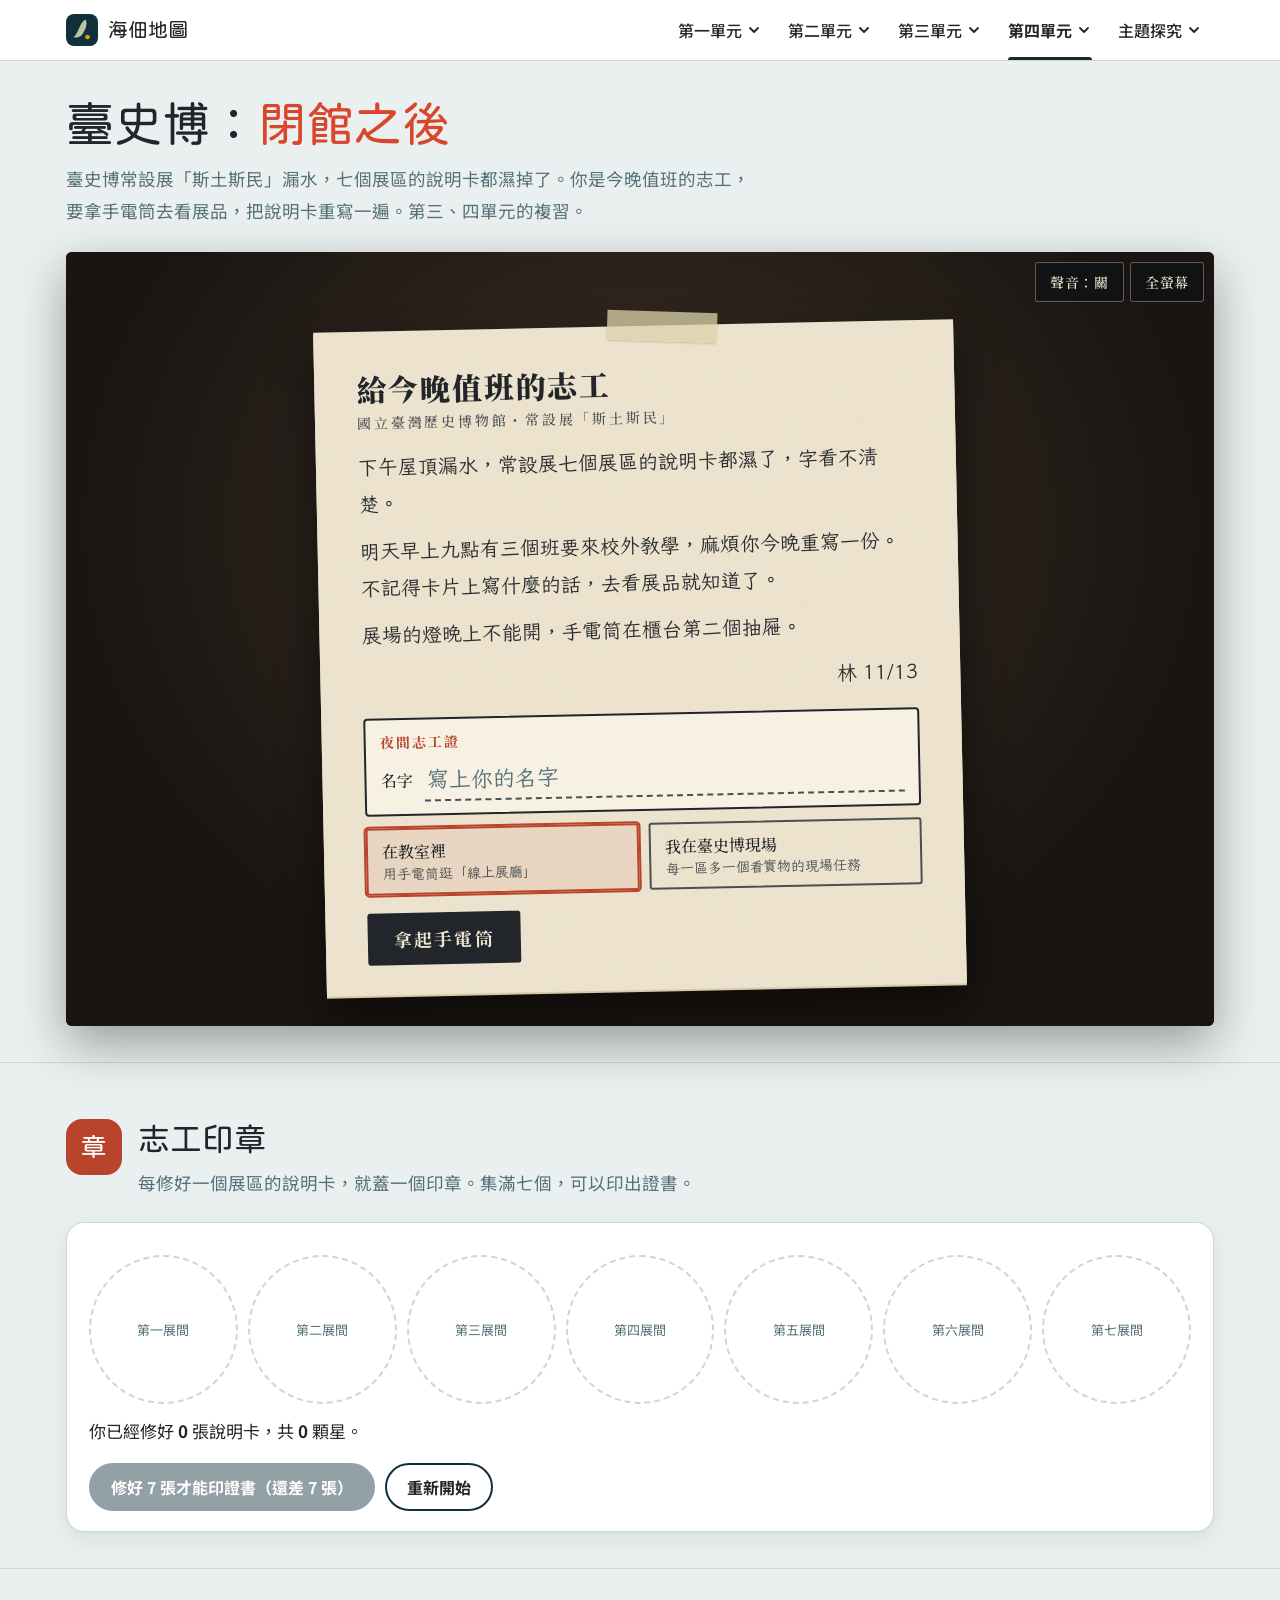
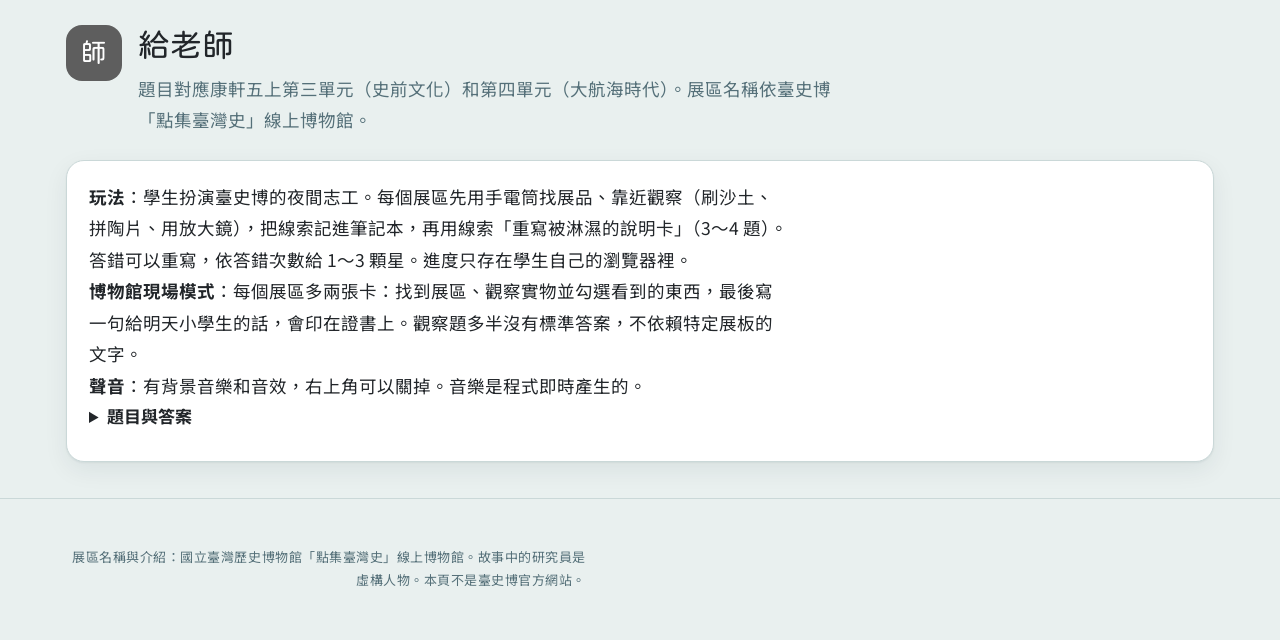
<file: nmth-quest.html>
<!doctype html>
<html lang="zh-Hant">
<meta charset="utf-8">
<title>臺史博：閉館之後｜海佃地圖</title>
<meta name="description" content="臺史博常設展七個展區的說明卡被漏水弄濕，要拿手電筒看展品、重寫說明卡。康軒五上第三、四單元複習，教室和臺史博現場都能玩。">
<meta name="viewport" content="width=device-width, initial-scale=1">
<meta name="claude:viewport-fit-sides" content="cover">
<link rel="preconnect" href="https://fonts.googleapis.com">
<link rel="stylesheet" href="https://fonts.googleapis.com/css2?family=Huninn&family=Noto+Sans+TC:wght@400;500;700;900&family=IBM+Plex+Mono:wght@500;600&display=swap">
<style>
/* Layout: a field-survey notebook — sticky unit rail on top, each unit a full-width band with a map/instrument on one side and a reading card on the other */
:root{
  --paper:#e9f0ef; --surface:#ffffff; --surface-2:#f4f8f7;
  --ink:#10313b; --muted:#557079; --line:#cad8d8;
  --sea:#cfe4e7; --sea-deep:#0f3644; --land:#b8c79f; --land-ink:#7d9468;
  --typhoon:#d9462b; --plate:#d8901a; --wind:#2a86b8; --rain:#3a9fb5; --leaf:#4f8a4a;
  --cat1:#3B8EDB; --cat2:#E69F00; --cat3:#B2182B;
  --conv:#D55E00; --div:#0098A6; --trans:#C79100;
  --shadow:0 1px 2px rgba(16,49,59,.06),0 8px 24px rgba(16,49,59,.07);
  --f-display:"Huninn","Noto Sans TC","PingFang TC","Microsoft JhengHei",sans-serif;
  --f-body:"Noto Sans TC","PingFang TC","Microsoft JhengHei",system-ui,sans-serif;
  --f-num:"IBM Plex Mono",ui-monospace,"SFMono-Regular",Menlo,monospace;
}
@media (prefers-color-scheme:dark){:root:not([data-theme="light"]){
  --paper:#0b191e; --surface:#11252c; --surface-2:#0e2026;
  --ink:#e2eef0; --muted:#8ca6ad; --line:#24414a;
  --sea:#123542; --sea-deep:#0a2630; --land:#3d5a45; --land-ink:#6f9174;
  --typhoon:#ff7155; --plate:#f2b042; --wind:#5cb6e6; --rain:#5cc3d6; --leaf:#7cc070;
  --cat1:#7CC0FF; --cat2:#F2B942; --cat3:#FF6B81;
  --conv:#ff7155; --div:#3fd0c8; --trans:#f2b942;
  --shadow:0 1px 2px rgba(0,0,0,.3),0 8px 24px rgba(0,0,0,.25);
  color-scheme:dark}}
:root[data-theme="dark"]{
  --paper:#0b191e; --surface:#11252c; --surface-2:#0e2026;
  --ink:#e2eef0; --muted:#8ca6ad; --line:#24414a;
  --sea:#123542; --sea-deep:#0a2630; --land:#3d5a45; --land-ink:#6f9174;
  --typhoon:#ff7155; --plate:#f2b042; --wind:#5cb6e6; --rain:#5cc3d6; --leaf:#7cc070;
  --cat1:#7CC0FF; --cat2:#F2B942; --cat3:#FF6B81;
  --conv:#ff7155; --div:#3fd0c8; --trans:#f2b942;
  --shadow:0 1px 2px rgba(0,0,0,.3),0 8px 24px rgba(0,0,0,.25);
  color-scheme:dark}
*{box-sizing:border-box}
body{background:var(--paper);color:var(--ink);font-family:var(--f-body);font-size:17.5px;line-height:1.8;-webkit-font-smoothing:antialiased}
.wrap{max-width:1180px;margin:0 auto;padding-left:max(16px,env(safe-area-inset-left,0px));padding-right:max(16px,env(safe-area-inset-right,0px))}
h1,h2,h3{font-family:var(--f-display);font-weight:400;text-wrap:balance;margin:0;line-height:1.3}
p{margin:0}
button{font:inherit;color:inherit;cursor:pointer}
:focus-visible{outline:3px solid var(--wind);outline-offset:2px;border-radius:6px}
.num{font-family:var(--f-num);font-variant-numeric:tabular-nums}

/* Header */
header.top{padding-block:28px 18px;position:relative;overflow:hidden}
.top .wrap{display:grid;grid-template-columns:1fr auto;gap:20px;align-items:end}
.kicker{font-size:15.5px;letter-spacing:.12em;color:var(--muted);font-weight:500}
h1{font-size:clamp(30px,5vw,48px);margin-top:4px}
h1 .accent{color:var(--typhoon)}
.lede{max-width:40em;color:var(--muted);margin-top:8px}
.coord{font-family:var(--f-num);font-size:14.5px;color:var(--muted);text-align:right;line-height:1.6;white-space:nowrap}
.contour{position:absolute;inset:0;pointer-events:none;opacity:.5}
.contour path{fill:none;stroke:var(--line);stroke-width:1}

/* Rail */
nav.rail{position:sticky;top:env(safe-area-inset-top,0px);z-index:20;background:color-mix(in srgb,var(--paper) 88%,transparent);backdrop-filter:blur(8px);border-bottom:1px solid var(--line)}
.rail .wrap{display:flex;gap:6px;overflow-x:auto;padding-block:10px;scrollbar-width:none}
.rail .wrap::-webkit-scrollbar{display:none}
.rail a{flex:none;text-decoration:none;color:var(--ink);font-size:17px;padding:6px 12px;border-radius:999px;border:1px solid var(--line);background:var(--surface);display:flex;gap:6px;align-items:center;transition:background .2s,border-color .2s}
.rail a:hover{border-color:var(--ink)}
.rail a.on{background:var(--ink);color:var(--paper);border-color:var(--ink)}
.rail .dot{width:8px;height:8px;border-radius:50%}

/* Sections */
section.unit{padding-block:56px 36px;border-bottom:1px solid var(--line);scroll-margin-top:60px}
.unit-head{display:grid;grid-template-columns:auto 1fr;gap:6px 16px;align-items:start;margin-bottom:24px}
.badge{grid-row:span 2;width:56px;height:56px;border-radius:16px;display:grid;place-items:center;color:#fff;font-family:var(--f-display);font-size:26px}
.unit-head h2{font-size:clamp(24px,3.4vw,32px)}
.unit-head .sub{color:var(--muted);max-width:46em}
.page-ref{display:inline-block;font-family:var(--f-num);font-size:14.5px;border:1px solid var(--line);border-radius:6px;padding:0 6px;margin-left:8px;color:var(--muted);vertical-align:middle;letter-spacing:.02em}
.grid2{display:grid;grid-template-columns:minmax(0,1.35fr) minmax(0,1fr);gap:24px;align-items:start}
.grid2.rev{grid-template-columns:minmax(0,1fr) minmax(0,1.35fr)}
@media (max-width:860px){.grid2,.grid2.rev{grid-template-columns:minmax(0,1fr)}}
.panel{background:var(--surface);border:1px solid var(--line);border-radius:18px;box-shadow:var(--shadow);min-width:0}
.panel.pad{padding:20px 22px}
.stage{position:relative;min-width:0}
.card h3{font-size:22px}
.card .meta{font-size:15.5px;color:var(--muted);margin-top:2px}
.card p+p{margin-top:10px}
.chips{display:flex;flex-wrap:wrap;gap:8px}
.chip{border:1px solid var(--line);background:var(--surface);border-radius:999px;padding:5px 12px;font-size:17px;display:inline-flex;gap:6px;align-items:center;transition:all .15s}
.chip:hover{border-color:var(--ink)}
.chip[aria-pressed="true"]{background:var(--ink);color:var(--paper);border-color:var(--ink)}
.chip .sw{width:14px;height:4px;border-radius:2px;display:inline-block}
.chip[data-l="div"] .sw{background:repeating-linear-gradient(90deg,var(--div) 0 6px,transparent 6px 9px) !important;width:22px}
.chip[data-l="trans"] .sw{background:repeating-linear-gradient(90deg,var(--trans) 0 2px,transparent 2px 6px) !important;width:22px}
.chip[data-l="conv"] .sw{width:22px;height:5px}
.label{font-size:14.5px;letter-spacing:.1em;color:var(--muted);font-weight:700}
.think{border-left:4px solid var(--plate);background:var(--surface-2);padding:12px 16px;border-radius:0 12px 12px 0;font-size:18px}
.think b{font-family:var(--f-display);font-weight:400;color:var(--plate)}
.note{font-size:15px;color:var(--muted)}
.stats{display:grid;grid-template-columns:repeat(2,minmax(0,1fr));gap:10px;margin-top:14px}
.stat{background:var(--surface-2);border-radius:12px;padding:10px 12px;min-width:0}
.stat .k{font-size:14.5px;color:var(--muted)}
.stat .v{font-weight:700;font-size:18px;line-height:1.45}
.tag{display:inline-block;font-size:14.5px;font-weight:700;border-radius:6px;padding:1px 8px;color:#fff}

/* Globe */
.globe-box{background:radial-gradient(circle at 50% 45%,color-mix(in srgb,var(--sea-deep) 40%,var(--paper)) 0%,var(--paper) 70%);border-radius:24px;padding:8px;position:relative}
#globe{width:100%;height:auto;display:block;touch-action:none;cursor:grab;max-width:640px;margin:0 auto}
#globe:active{cursor:grabbing}
.g-sea{fill:var(--sea-deep)}
.g-grat{fill:none;stroke:#ffffff;stroke-opacity:.08;stroke-width:.6}
.g-land{fill:#7fa27c;stroke:#c9dcc0;stroke-width:.5;stroke-opacity:.7}
.g-lake{fill:#0f3644}
.g-b{cursor:pointer}
.g-tw{fill:#e7c66d;stroke:#fff;stroke-width:.6}
.g-b{fill:none;stroke-linecap:round;stroke-linejoin:round}
.g-b.conv{stroke:#ff6a4d;stroke-width:2.6}
.g-poly{fill-opacity:.34;stroke:#ffffff;stroke-opacity:.45;stroke-width:.8}
.g-b.hand{opacity:.5}
.g-b.div{stroke:#4fe0d6;stroke-width:2.2;stroke-dasharray:6 4}
.g-b.trans{stroke:#ffc23d;stroke-width:2.2;stroke-dasharray:1 5}
.g-b.hl{stroke-width:5}
.g-plate{font-family:var(--f-display);font-size:18px;fill:#ffffff;fill-opacity:.85;paint-order:stroke;stroke:#0a2630;stroke-width:3px;cursor:pointer;text-anchor:middle}
.g-plate:hover{fill:#ffd36b;fill-opacity:1}
.g-eq{fill:#ff5a3c;fill-opacity:.75;stroke:#fff;stroke-width:1;cursor:pointer}
.g-eq.sel{fill:#ffd23d;fill-opacity:1;stroke-width:2}
.g-eq-pulse{fill:none;stroke:#ffd23d;stroke-width:2;pointer-events:none}
.g-mt{fill:#ffd36b;stroke:#3b2a05;stroke-width:1;cursor:pointer}
.g-mt.sel{fill:#fff}
.g-halo{fill:url(#halo);pointer-events:none}
.globe-tools{position:absolute;right:14px;top:14px;display:flex;flex-direction:column;gap:6px}
.icon-btn{width:38px;height:38px;border-radius:12px;border:1px solid var(--line);background:var(--surface);display:grid;place-items:center;font-size:18px;line-height:1;box-shadow:var(--shadow)}
.icon-btn svg{width:18px;height:18px;stroke:var(--ink);fill:none;stroke-width:2}
.globe-hint{position:absolute;left:16px;bottom:12px;font-size:14.5px;color:var(--muted);background:color-mix(in srgb,var(--surface) 80%,transparent);padding:2px 10px;border-radius:999px}
.legend-row{display:flex;flex-wrap:wrap;gap:8px;margin-top:14px}
.mag-scale{display:flex;align-items:center;gap:10px;font-size:14.5px;color:var(--muted)}

/* Profile */
#profile{width:100%;height:auto;display:block}
.pf-zone{cursor:pointer}
.pf-zone .hit{fill:transparent}
.pf-zone:hover .hit,.pf-zone.on .hit{fill:var(--ink);fill-opacity:.06}
.pf-zone text{font-family:var(--f-display);font-size:18px;fill:var(--ink);text-anchor:middle}
.pf-zone.on text{fill:var(--typhoon)}
.pf-ground{fill:var(--land);stroke:var(--land-ink);stroke-width:1.5}
.pf-sea{fill:var(--sea)}
.pf-plate-eu{fill:color-mix(in srgb,var(--plate) 30%,var(--surface))}
.pf-plate-ph{fill:color-mix(in srgb,var(--typhoon) 22%,var(--surface))}
.pf-txt{font-size:15.5px;fill:var(--muted)}
.pf-txt.b{fill:var(--ink);font-weight:700}

/* Typhoon */
.ty-layout{display:grid;grid-template-columns:minmax(0,1.6fr) minmax(0,1fr);gap:20px;align-items:start}
@media (max-width:960px){.ty-layout{grid-template-columns:minmax(0,1fr)}}
.map-box{background:var(--sea);border-radius:18px;overflow:hidden;border:1px solid var(--line);position:relative}
#tymap{width:100%;height:auto;display:block}
.m-land{fill:var(--land);stroke:var(--land-ink);stroke-width:.5}
.m-tw{fill:color-mix(in srgb,var(--land) 70%,var(--plate));stroke:var(--land-ink);stroke-width:.8}
.m-grid{stroke:var(--ink);stroke-opacity:.08;fill:none}
.m-grid-t{font-family:var(--f-num);font-size:14px;fill:var(--muted)}
.m-trop{stroke:#9b59b6;stroke-dasharray:6 4;stroke-width:1.2;fill:none}
.m-trop-t{font-size:14px;fill:#9b59b6}
.trk{fill:none;stroke-linecap:round;stroke-linejoin:round;stroke-width:1.6;stroke-opacity:.55;transition:opacity .25s}
.trk[data-c="1"]{stroke-width:1.1}.trk[data-c="2"]{stroke-width:2}.trk[data-c="3"]{stroke-width:3;stroke-opacity:.7}
.trk-g{cursor:pointer;transition:opacity .25s}
.trk-g.dim{opacity:.08}
.trk-g.sel .trk{stroke-opacity:1;stroke-width:3.4}
.trk-g .hit{stroke:transparent;stroke-width:12;fill:none}
.tdt{font-family:var(--f-num);font-size:14px;fill:var(--ink);paint-order:stroke;stroke:var(--sea);stroke-width:3px}
.tnm{font-size:15px;font-weight:700;fill:var(--ink);paint-order:stroke;stroke:var(--sea);stroke-width:3.5px}
.ty-legend{position:absolute;left:12px;top:12px;background:color-mix(in srgb,var(--surface) 88%,transparent);border-radius:12px;padding:8px 12px;font-size:14.5px;display:flex;flex-direction:column;gap:3px}
.ty-legend span{display:flex;align-items:center;gap:6px}
.ty-legend i{width:22px;height:3px;border-radius:2px;display:inline-block}
.ty-legend span:nth-child(1) i{height:5px}.ty-legend span:nth-child(3) i{height:2px}
.ty-list{display:grid;grid-template-columns:repeat(auto-fill,minmax(150px,1fr));gap:8px;margin-top:14px}
.ty-item{text-align:left;border:1px solid var(--line);background:var(--surface);border-radius:12px;padding:8px 12px;display:grid;grid-template-columns:auto 1fr;gap:0 10px;align-items:center;transition:all .15s;min-width:0}
.ty-item:hover{border-color:var(--ink)}
.ty-item[aria-pressed="true"]{border-color:var(--typhoon);box-shadow:0 0 0 2px color-mix(in srgb,var(--typhoon) 30%,transparent)}
.ty-item .yr{font-family:var(--f-num);font-size:14.5px;color:var(--muted);grid-column:2}
.ty-item .nm{font-weight:700;grid-column:2;line-height:1.3}
.ty-item .cat{grid-row:1/3;width:10px;height:30px;border-radius:4px}
.spiral{width:42px;height:42px;flex:none}
.spiral.spin{animation:spin 2.4s linear infinite}
@keyframes spin{to{transform:rotate(-360deg)}}
.ty-card-head{display:flex;gap:12px;align-items:center}
.res-bars{display:grid;gap:6px;margin-top:8px}
.res-row{display:grid;grid-template-columns:56px 1fr 52px;gap:8px;align-items:center;font-size:15.5px}
.res-bar{height:10px;background:var(--surface-2);border-radius:5px;overflow:hidden}
.res-bar i{display:block;height:100%;background:var(--rain);border-radius:5px}
.btn{border:1px solid var(--ink);background:var(--ink);color:var(--paper);padding:7px 16px;border-radius:999px;font-size:17px;display:inline-flex;gap:6px;align-items:center}
.btn.ghost{background:transparent;color:var(--ink)}
.btn:disabled{opacity:.5;cursor:default}

.ty-tools{display:flex;gap:8px;margin-top:14px;flex-wrap:wrap}
.ty-tools select,.ty-tools input{font:inherit;font-size:17px;padding:6px 12px;border-radius:999px;border:1px solid var(--line);background:var(--surface);color:var(--ink);min-width:0}
.ty-tools input{flex:1;min-width:180px}
.g-cty{font-family:var(--f-body);font-size:14px;fill:#f2f7f4;fill-opacity:.9;paint-order:stroke;stroke:#0a2630;stroke-width:2.6px;text-anchor:middle;pointer-events:none}
.g-ocn{font-family:var(--f-display);font-size:17px;fill:#bfe3ea;fill-opacity:.6;font-style:italic;text-anchor:middle;pointer-events:none}
.m-cty{font-family:var(--f-body);font-size:14px;fill:var(--ink);fill-opacity:.7;text-anchor:middle;paint-order:stroke;stroke:var(--sea);stroke-width:2.5px}
.m-ocn{font-family:var(--f-display);font-size:17px;fill:var(--muted);font-style:italic;text-anchor:middle}

/* Monsoon */
#monsoon{width:100%;height:auto;display:block}
.ms-sea{fill:var(--sea)}
.ms-tw{fill:var(--land);stroke:var(--land-ink);stroke-width:1.2}
.ms-mt{fill:color-mix(in srgb,var(--plate) 65%,var(--land));stroke:var(--land-ink);stroke-width:.6}
.ms-wind{fill:none;stroke:var(--wind);stroke-width:3;stroke-linecap:round;stroke-dasharray:14 12;animation:flow 1.2s linear infinite}
.ms-wind.summer{stroke:var(--typhoon)}
@keyframes flow{to{stroke-dashoffset:-26}}
.ms-head{fill:var(--wind)}
.ms-head.summer{fill:var(--typhoon)}
.ms-cloud{fill:var(--surface);stroke:var(--muted);stroke-width:1}
.ms-drop{stroke:var(--rain);stroke-width:2;stroke-linecap:round}
.ms-txt{font-family:var(--f-display);font-size:16px;fill:var(--ink)}
.ms-sm{font-size:14.5px;fill:var(--muted)}
.season-toggle{display:inline-flex;border:1px solid var(--line);border-radius:999px;padding:3px;background:var(--surface)}
.season-toggle button{border:0;background:transparent;padding:6px 16px;border-radius:999px;font-size:18px}
.season-toggle button[aria-pressed="true"]{background:var(--ink);color:var(--paper)}
.turbine-card{display:grid;grid-template-columns:120px 1fr;gap:16px;align-items:center}
#compass{width:120px;height:120px}
.cmp-ring{fill:var(--surface-2);stroke:var(--line)}
.cmp-t{font-family:var(--f-num);font-size:14px;fill:var(--muted);text-anchor:middle}
.quiz-opts{display:flex;flex-wrap:wrap;gap:8px;margin-top:10px}
.qopt{border:1px solid var(--line);background:var(--surface);border-radius:10px;padding:6px 14px;font-size:18px}
.qopt.right{background:color-mix(in srgb,var(--leaf) 20%,var(--surface));border-color:var(--leaf)}
.qopt.wrong{background:color-mix(in srgb,var(--typhoon) 15%,var(--surface));border-color:var(--typhoon)}
.qopt.right::after{content:"　✓ 正確答案";font-weight:700;color:var(--leaf);white-space:nowrap}
.qopt.wrong::after{content:"　✗ 你選的";font-weight:700;color:var(--typhoon);white-space:nowrap}
.qopt.wrong{border-style:dashed}
.qfb{margin-top:10px;font-size:18px;min-height:1.5em}
@media (prefers-reduced-motion:reduce){.ms-wind,.spiral.spin{animation:none}}

/* Charts */
.chart{width:100%;height:auto;display:block}
.ax text{font-family:var(--f-num);font-size:14px;fill:var(--muted)}
.ax line,.ax path{stroke:var(--line)}
.gridl{stroke:var(--line);stroke-dasharray:2 4}
.bar-tw{fill:var(--rain);fill-opacity:.45}
.bar-tn{fill:var(--typhoon)}
.band{fill:var(--plate);fill-opacity:.13}
.band-t{font-family:var(--f-display);font-size:15.5px;fill:var(--plate)}
.val{font-family:var(--f-num);font-size:14px;fill:var(--ink);text-anchor:middle}
.ln{fill:none;stroke-width:2.5}
.ln-dot{stroke:var(--surface);stroke-width:1.5}
.cmp-bars{display:grid;gap:8px;margin-top:6px}
.cmp-row{display:grid;grid-template-columns:96px 1fr 80px;gap:10px;align-items:center;font-size:17px}
.cmp-row .tr{height:16px;border-radius:8px;background:var(--surface-2);overflow:hidden}
.cmp-row .tr i{display:block;height:100%;border-radius:8px}

/* Elevation */
#mtn{width:100%;height:auto;display:block}
.mt-sky{fill:var(--surface-2)}
.mt-body{fill:var(--land);stroke:var(--land-ink);stroke-width:1.5}
.mt-snow{fill:var(--surface);opacity:.9}
.mt-line{stroke:var(--typhoon);stroke-width:1.5;stroke-dasharray:5 4}
.mt-pin{fill:var(--typhoon);stroke:var(--surface);stroke-width:2}
.mt-ref{font-size:14.5px;fill:var(--ink);font-weight:700;paint-order:stroke;stroke:var(--surface-2);stroke-width:3px}
.mt-refdot{fill:var(--ink)}
input[type=range]{width:100%;accent-color:var(--typhoon)}
.readout{display:grid;grid-template-columns:repeat(2,minmax(0,1fr));gap:10px;margin-top:12px}
.big{font-family:var(--f-num);font-size:30px;font-weight:600;line-height:1.1}
.crop{display:flex;gap:12px;align-items:center;margin-top:12px;background:var(--surface-2);border-radius:14px;padding:12px 14px}
.crop-ico{width:46px;height:46px;flex:none;border-radius:12px;display:grid;place-items:center;font-family:var(--f-display);font-size:20px;color:#fff}

/* Calendar */
.cal{overflow-x:auto}
.cal-grid{display:grid;grid-template-columns:110px repeat(12,minmax(44px,1fr));min-width:700px;gap:0}
.cal-h{font-family:var(--f-num);font-size:14.5px;color:var(--muted);text-align:center;padding:4px 0}
.cal-rain{grid-column:2/-1;display:grid;grid-template-columns:repeat(12,1fr);align-items:end;height:70px;gap:6px;padding:0 6px;border-bottom:1px solid var(--line)}
.cal-rain i{display:block;background:var(--rain);opacity:.4;border-radius:4px 4px 0 0}
.cal-row{display:contents}
.cal-name{font-size:17px;font-weight:700;padding:8px 8px 8px 0;display:flex;align-items:center;border-bottom:1px dashed var(--line)}
.cal-track{grid-column:2/-1;position:relative;border-bottom:1px dashed var(--line);height:44px}
.cal-bar{position:absolute;top:9px;height:26px;border-radius:13px;border:0;color:#fff;font-size:15.5px;padding:0 10px;text-align:left;white-space:nowrap;overflow:hidden;text-overflow:ellipsis}
.cal-bar[aria-pressed="true"]{box-shadow:0 0 0 3px var(--paper),0 0 0 5px var(--ink)}
.cal-detail{margin-top:18px}

/* Quiz */
.quiz{display:grid;grid-template-columns:repeat(auto-fit,minmax(min(100%,320px),1fr));gap:16px}
.qcard .qn{font-family:var(--f-num);font-size:14.5px;color:var(--muted)}
.qcard h3{font-size:18px;margin-top:2px}
.score{font-family:var(--f-display);font-size:20px}
footer{padding-block:32px 48px;color:var(--muted);font-size:15.5px}
footer p+p{margin-top:6px}
.tooltip{position:absolute;pointer-events:none;background:var(--ink);color:var(--paper);font-size:14.5px;padding:4px 10px;border-radius:8px;white-space:nowrap;opacity:0;transition:opacity .15s;z-index:5}
.credit{margin-top:14px;text-align:right;font-size:12px;letter-spacing:.04em;opacity:.55}
.ext-link{margin-top:18px;display:flex;flex-wrap:wrap;gap:6px 14px;align-items:baseline}
.ext-link a{font-weight:700;color:var(--typhoon);text-decoration:none;border-bottom:2px solid currentColor;padding-bottom:2px}
.ext-link a:hover{opacity:.8}
.ext-link span{font-size:14px;color:var(--muted)}
/* plate time machine */
.g-tw-cr{fill:#f0a35e}
.g-poly.sim{fill-opacity:0;stroke-opacity:.3;stroke-width:.7}
.sim-badge{position:absolute;left:16px;top:12px;background:color-mix(in srgb,var(--surface) 92%,transparent);border:1px solid var(--line);border-radius:999px;padding:4px 6px 4px 14px;font-size:15px;display:flex;gap:10px;align-items:center;max-width:calc(100% - 90px);flex-wrap:wrap}
.sim-badge[hidden]{display:none}
.sim-badge button{border:1px solid var(--ink);background:var(--ink);color:var(--paper);border-radius:999px;padding:2px 12px;font-size:14.5px}
.sim-box{margin-top:36px}
.sim-head h3{font-size:clamp(21px,2.6vw,26px)}
.sim-head .sub{color:var(--muted);margin-top:4px;max-width:46em}
.sim-ctl{display:flex;align-items:center;gap:14px;flex-wrap:wrap;margin:16px 0 4px}
.sim-ctl input{flex:1;min-width:200px}
.sim-ctl output{font-weight:700;font-size:20px;min-width:6.5em}
.sim-ticks{display:flex;justify-content:space-between;gap:2px 6px;flex-wrap:wrap;margin-bottom:16px}
.sim-ticks button{border:0;background:none;color:var(--muted);font-size:14.5px;padding:2px 2px}
.sim-ticks button:hover{color:var(--ink);text-decoration:underline}
.sim-delta{font-size:14.5px;color:var(--muted);font-weight:400}
.sim-faq{margin-top:14px;border-top:1px solid var(--line);padding-top:10px}
.sim-faq summary{cursor:pointer;font-weight:700}
.sim-faq p{margin-top:6px}
#twsim{width:100%;height:auto;display:block}
.ts-sea{fill:var(--sea)}
.ts-ghost path{fill:none;stroke:var(--ink);stroke-opacity:.4;stroke-width:1;stroke-dasharray:3 3}
.ts-cr{fill:var(--plate);stroke:var(--land-ink);stroke-width:.8}
.ts-valley{fill:none;stroke:var(--typhoon);stroke-width:2.2;stroke-dasharray:6 4}
.ts-valley.moved{stroke-opacity:.55}
.tslab{font-size:15px;fill:var(--ink);paint-order:stroke;stroke:var(--sea);stroke-width:3.5px;pointer-events:none}
.tslab.big{font-size:20px;font-weight:700}
.tslab.cr{font-weight:700}
.tslab.sm{font-size:14px}
.tslab.ts-sea-lab{font-family:var(--f-display);font-style:italic;fill:var(--muted);font-size:17px}
.ts-arrow line,.ts-arrow path{stroke:var(--typhoon);stroke-width:3;fill:none;stroke-linecap:round}
.ts-arrow text{font-size:14.5px;fill:var(--typhoon);font-weight:700;paint-order:stroke;stroke:var(--sea);stroke-width:3.5px}
.ts-scale path{fill:none;stroke:var(--ink);stroke-width:1.5}
.ts-scale text{font-size:14px;fill:var(--ink)}
.ts-badge rect{fill:var(--surface);stroke:var(--line)}
.ts-badge text{font-size:16px;font-weight:700;fill:var(--ink)}
.sim-tabs{display:flex;gap:8px;margin-bottom:10px}
.sim-tabs .chip[aria-selected="true"]{background:var(--ink);color:var(--paper);border-color:var(--ink)}
#worldsim{width:100%;height:auto;display:block}
.ws-bg{fill:var(--surface-2)}
.ws-sphere{fill:var(--sea);stroke:var(--line)}
.wslab{font-size:14px;fill:var(--ink);paint-order:stroke;stroke:var(--sea);stroke-width:3px;pointer-events:none}
.wslab.ocn{font-family:var(--f-display);font-style:italic;fill:var(--muted);font-size:16px}
@media (max-width:640px){.wslab{font-size:20px;stroke-width:4px}.wslab.ocn{font-size:22px}}
@media (max-width:640px){
  .tslab{font-size:22px;stroke-width:4px}.tslab.big{font-size:27px}.tslab.sm{font-size:20px}.tslab.ts-sea-lab{font-size:22px}
  .ts-arrow text{font-size:21px}.ts-scale text{font-size:20px}.ts-badge text{font-size:22px}
}
.home-link{display:block;color:inherit;text-decoration:none;border-radius:12px}
.home-link .kicker::before{content:"⌂ 海佃地圖首頁 › ";color:var(--ink);font-weight:700}
.home-link:hover h1,.home-link:focus-visible h1{text-decoration:underline;text-decoration-thickness:2px;text-underline-offset:6px}
</style>
<style>
.top .unit-link{font-weight:700;color:var(--ink);text-decoration:none;border:1px solid var(--line);background:var(--surface);border-radius:999px;padding:6px 14px;font-size:15.5px;white-space:nowrap}
.top .unit-link:hover{border-color:var(--ink)}
.top .links{display:flex;flex-wrap:wrap;gap:8px;justify-content:flex-end}
@media (max-width:760px){.top .wrap{grid-template-columns:minmax(0,1fr)}.top .unit-link{white-space:normal}.top .links{justify-content:flex-start}}
/* rail */
nav.rail{position:sticky;top:env(safe-area-inset-top,0px);z-index:20;background:color-mix(in srgb,var(--paper) 88%,transparent);backdrop-filter:blur(8px);border-bottom:1px solid var(--line)}
.rail .wrap{display:flex;gap:6px;overflow-x:auto;padding-block:10px;scrollbar-width:none}
.rail .wrap::-webkit-scrollbar{display:none}
.rail a{flex:none;text-decoration:none;color:var(--ink);font-size:16.5px;padding:6px 12px;border-radius:999px;border:1px solid var(--line);background:var(--surface);display:flex;gap:6px;align-items:center}
.rail a:hover{border-color:var(--ink)}
.rail a.on{background:var(--ink);color:var(--paper);border-color:var(--ink)}
.rail .dot{width:9px;height:9px;border-radius:50%;display:inline-block}
/* maps */
.mapbox{position:relative;border-radius:18px;overflow:hidden;border:1px solid var(--line);background:var(--sea);touch-action:none}
.mapbox svg{display:block;width:100%;height:auto;max-height:80vh;cursor:grab}
.mapbox svg:active{cursor:grabbing}
.mapbox .zoomer{position:absolute;right:10px;top:10px;display:flex;flex-direction:column;gap:6px;z-index:3}
.mapbox .zoomer button{width:40px;height:40px;border-radius:10px;border:1px solid var(--line);background:var(--surface);color:var(--ink);font-size:21px;font-weight:700;line-height:1;box-shadow:0 2px 6px rgba(0,0,0,.18)}
.mapbox .zoomer button:hover{border-color:var(--ink)}
.mapbox .mhint{position:absolute;left:10px;bottom:10px;font-size:13.5px;color:#10313b;background:#ffffffe0;border-radius:8px;padding:2px 8px;pointer-events:none}
.mk{cursor:pointer;outline:none}
.mk:focus-visible circle.dot{stroke:var(--ink);stroke-width:3.5}
.mk circle.dot{stroke:#fff;stroke-width:2}
.mk:hover circle.dot,.mk:focus-visible circle.dot{stroke:#10313b;stroke-width:3}
.mk.sel circle.dot{stroke:#10313b;stroke-width:3.5}
.mk .ring{fill:none;stroke:#ffd23f;stroke-width:4;opacity:0}
.mk.sel .ring{opacity:1}
.mk text,.mlabel{font-size:16px;font-weight:700;fill:#10313b;paint-order:stroke;stroke:#fff;stroke-width:4px;stroke-linejoin:round;pointer-events:none}
.mlabel.soft{font-weight:500;fill:#3d5560;font-size:14px}
.mlabel.sea{fill:#2a6f8f;font-style:italic;font-weight:500}
.land{fill:var(--land);stroke:var(--land-ink);stroke-width:.6}
.land.plain{stroke:none}
.route{fill:none;stroke-width:3.5;stroke-linecap:round;stroke-linejoin:round}
.route.dash{stroke-dasharray:8 6}
/* cards and layout */
.duo{display:grid;grid-template-columns:minmax(0,1.25fr) minmax(0,1fr);gap:20px;align-items:start}
@media (max-width:900px){.duo{grid-template-columns:minmax(0,1fr)}}
.card h3{font-size:24px}
.card .meta{font-size:15px;color:var(--muted);margin-top:2px}
.card p{margin-top:8px}
.card .k{display:block;font-size:14px;font-weight:700;color:var(--muted);letter-spacing:.06em;margin-top:12px}
.pill{display:inline-block;font-size:14px;font-weight:700;border-radius:999px;padding:1px 10px;color:#fff}
.qbox{margin-top:12px;border-radius:12px;background:color-mix(in srgb,var(--plate) 14%,var(--surface));padding:10px 14px}
.qbox b{display:block;font-size:14px;color:var(--muted);letter-spacing:.06em}
.tabs{display:inline-flex;background:var(--surface);border:1px solid var(--line);border-radius:999px;padding:4px;gap:2px;flex-wrap:wrap}
.tabs button{border:0;background:none;font-weight:700;font-size:16px;padding:6px 14px;border-radius:999px;color:var(--muted)}
.tabs button[aria-selected="true"],.tabs button[aria-pressed="true"]{background:var(--ink);color:var(--paper)}
.bigbtn{display:inline-flex;align-items:center;gap:8px;border:0;border-radius:999px;padding:9px 18px;font-weight:700;font-size:16.5px;background:var(--ink);color:var(--paper)}
.bigbtn.alt{background:var(--surface);color:var(--ink);border:1px solid var(--line)}
.bigbtn:disabled{opacity:.45;cursor:default}
.hint-line{font-size:15px;color:var(--muted);margin-top:8px}
/* quiz */
.quiz{display:grid;grid-template-columns:repeat(2,minmax(0,1fr));gap:14px}
@media (max-width:760px){.quiz{grid-template-columns:minmax(0,1fr)}}
.qcard .qn{font-size:14px;font-weight:700;color:var(--muted);letter-spacing:.08em}
.qcard h3{font-size:20px;margin-top:4px}
.qopts{display:flex;flex-direction:column;gap:8px;margin-top:10px}
.qo{text-align:left;border:1px solid var(--line);background:var(--surface);border-radius:12px;padding:8px 12px;font-size:17px}
.qo:hover:not(:disabled){border-color:var(--ink)}
.qo.right{background:color-mix(in srgb,var(--leaf) 22%,var(--surface));border-color:var(--leaf)}
.qo.wrong{background:color-mix(in srgb,var(--typhoon) 16%,var(--surface));border-color:var(--typhoon)}
.qo.right::after{content:"　✓ 正確答案";font-weight:700;color:var(--leaf);white-space:nowrap}
.qo.wrong::after{content:"　✗ 你選的";font-weight:700;color:var(--typhoon);white-space:nowrap}
.qo.wrong{border-style:dashed}
.qo:disabled{cursor:default}
.qfb{margin-top:8px;font-size:16px}
.qscore{font-family:var(--f-num);font-weight:600;margin-left:8px}
/* timeline slider with visual */
.tl{position:relative;margin-top:10px}
.tl input[type=range]{width:100%;accent-color:var(--plate);height:30px}
.sim-chart{width:100%;height:auto;display:block}
.sim-chart .ax text{font-family:var(--f-num);font-size:13px;fill:var(--muted)}
.sim-chart .ax line,.sim-chart .ax path{stroke:var(--line)}
.toggles{display:flex;flex-direction:column;gap:8px;margin-top:10px}
.toggles label{display:flex;gap:10px;align-items:flex-start;border:1px solid var(--line);background:var(--surface);border-radius:12px;padding:8px 12px;cursor:pointer}
.toggles input{width:20px;height:20px;margin-top:4px;flex:none}
.toggles small{display:block;color:var(--muted);font-size:14px}
.rangebox{margin-top:12px}
.rangebox label{font-weight:700}
.rangebox input{width:100%;height:30px}
.rangebox .rv{font-family:var(--f-num);font-weight:600}
.story{position:relative}
.story-panel{min-height:9em}
.story-nav{display:flex;gap:10px;align-items:center;margin-top:12px}
.story-dots{display:flex;gap:6px}
.story-dots i{width:10px;height:10px;border-radius:50%;background:var(--line);display:inline-block}
.story-dots i.on{background:var(--ink)}
</style>
</style>
<link rel="stylesheet" href="https://fonts.googleapis.com/css2?family=LXGW+WenKai+TC:wght@400;700&family=Noto+Serif+TC:wght@500;700;900&display=swap">
<style>
/* 臺史博：閉館之後 — night museum game. Art direction: ink + wash on paper, museum serif labels, handwritten notes.
   No neon, no glass cards, no emoji: everything should feel made by hand. */
:root{--pp:#efe6d2;--pp2:#e4d7bb;--ink:#22262a;--ink2:#4a4f53;--red:#b8442c;--night:#0d1215;--warm:#ffe9b8;
 --serif:"Noto Serif TC","Songti TC",serif;--hand:"LXGW WenKai TC","Kaiti TC","STKaiti",serif}
.hw{font-family:var(--hand)}
.gm{position:relative;isolation:isolate;border-radius:6px;overflow:hidden;background:var(--night);color:var(--pp);
 height:min(86vh,820px);min-height:560px;box-shadow:0 18px 50px rgba(0,0,0,.35)}
@media (max-width:700px){.gm{height:auto;min-height:88vh}}
.gm:fullscreen{height:100vh;border-radius:0}
.gm-paper{background-color:var(--pp);color:var(--ink);
 background-image:url("data:image/svg+xml,%3Csvg xmlns='http://www.w3.org/2000/svg' width='240' height='240'%3E%3Cfilter id='n'%3E%3CfeTurbulence type='fractalNoise' baseFrequency='.85' numOctaves='3' stitchTiles='stitch'/%3E%3CfeColorMatrix values='0 0 0 0 .35 0 0 0 0 .28 0 0 0 0 .18 0 0 0 .09 0'/%3E%3C/filter%3E%3Crect width='240' height='240' filter='url(%23n)'/%3E%3C/svg%3E")}
.gm-bar{position:absolute;top:10px;right:10px;z-index:30;display:flex;gap:6px}
.gm-bar button{min-height:40px;padding:0 14px;border-radius:3px;border:1px solid rgba(239,230,210,.35);background:rgba(13,18,21,.7);color:var(--pp);font:500 14px var(--serif);cursor:pointer;letter-spacing:.05em}
.gm-bar button:hover{border-color:var(--warm)}
.gm button:focus-visible,.gm [tabindex]:focus-visible,.gm input:focus-visible,.gm textarea:focus-visible{outline:3px solid #f2c14e;outline-offset:3px}
.gm-scr{position:absolute;inset:0;display:none}
.gm-scr.on{display:block;animation:gmIn .45s ease-out}
@keyframes gmIn{from{opacity:0}to{opacity:1}}
/* intro: a letter on the desk */
.gm-desk{position:absolute;inset:0;background:radial-gradient(ellipse at 50% 35%,#3a2f25 0%,#1a1512 70%);display:grid;place-items:center;padding:62px 24px 24px;overflow:auto}
.gm-letter{position:relative;width:min(640px,100%);padding:38px 42px 30px;transform:rotate(-1.2deg);box-shadow:0 2px 0 #d8caa8,0 22px 40px rgba(0,0,0,.5)}
@media (max-width:600px){.gm-letter{padding:28px 22px 22px;transform:none}}
.gm-letter::before{content:"";position:absolute;top:-14px;left:46%;width:110px;height:30px;background:rgba(222,210,170,.75);transform:rotate(3deg);box-shadow:0 1px 2px rgba(0,0,0,.15)}
.gm-letter h2{font:900 30px/1.3 var(--serif);margin:0 0 4px;letter-spacing:.06em}
.gm-letter .sub{font:500 14px var(--serif);color:var(--ink2);letter-spacing:.2em;margin-bottom:16px;max-width:none}
.gm-letter p.hw{font-size:20px;line-height:1.85;margin:0 0 10px;color:#2a2d30}
.gm-letter .sig{text-align:right;font-size:20px}
.gm-badge{display:grid;grid-template-columns:auto 1fr;gap:6px 12px;align-items:center;margin:18px 0 6px;padding:12px 14px;border:2px solid var(--ink);border-radius:4px;background:#f7f1e3}
.gm-badge b{font:700 14px var(--serif);letter-spacing:.15em;color:var(--red);grid-column:1/-1}
.gm-badge label{font:500 16px var(--serif)}
.gm-badge input{font:400 22px var(--hand);border:0;border-bottom:2px dashed var(--ink2);background:transparent;color:var(--ink);padding:4px 2px;min-height:44px;width:100%}
.gm-where{display:flex;flex-wrap:wrap;gap:10px;margin:12px 0 4px}
.gm-where button{flex:1 1 200px;text-align:left;min-height:56px;padding:10px 14px;border:2px solid var(--ink2);background:transparent;color:var(--ink);font:500 16px var(--serif);cursor:pointer;border-radius:3px}
.gm-where button small{display:block;font:400 14px var(--hand);color:var(--ink2);margin-top:2px}
.gm-where button[aria-pressed="true"]{border-color:var(--red);background:rgba(184,68,44,.08);box-shadow:0 0 0 2px var(--red)}
.gm-go{display:inline-flex;align-items:center;gap:10px;margin-top:14px;min-height:52px;padding:0 26px;border:0;border-radius:3px;background:var(--ink);color:var(--pp);font:700 18px var(--serif);letter-spacing:.12em;cursor:pointer}
.gm-go:hover{background:#000}
.gm-go.red{background:var(--red)}
/* floor plan */
.gm-plan{position:absolute;inset:0;display:grid;grid-template-rows:auto 1fr;padding:22px 26px;overflow:auto}
@media (max-width:640px){.gm-plan{padding:62px 14px 18px}}
.gm-plan h3{font:900 26px var(--serif);letter-spacing:.08em;margin:0;color:var(--pp)}
.gm-plan .hint{font:400 18px var(--hand);color:#cdbf9f;margin:4px 0 0}
.gm-plan svg{width:100%;height:100%;min-height:380px;max-height:640px}
.gm-room{cursor:pointer}
.gm-room rect{fill:#151c20;stroke:#6d6656;stroke-width:2;transition:fill .4s}
.gm-room:hover rect,.gm-room:focus rect{stroke:var(--warm)}
.gm-room.done rect{fill:#e9c98a;stroke:#e9c98a}
.gm-room text{font-family:var(--serif);fill:#d8ccb0}
.gm-room.done text{fill:#2a2015}
.gm-room .no{font-size:13px;letter-spacing:.2em}
.gm-room .nm{font-size:17px;font-weight:700}
/* a room in the dark */
.gm-room-scr{position:absolute;inset:0}
.gm-pan{position:absolute;inset:0;overflow-x:auto;overflow-y:hidden;scrollbar-width:none;overscroll-behavior-x:contain}
.gm-pan::-webkit-scrollbar{display:none}
.gm-world{position:relative;height:100%;aspect-ratio:1200/700;min-width:100%}
.gm-scene{position:absolute;inset:0;width:100%;height:100%}
.gm-dark{position:absolute;inset:0;pointer-events:none;z-index:5;transition:opacity 1.6s ease-out;
 background:radial-gradient(circle at var(--x,50%) var(--y,55%),rgba(255,233,184,.10) 0,rgba(255,233,184,.04) 90px,rgba(8,11,13,.0) 120px,rgba(8,11,13,.86) 210px,rgba(8,11,13,.96) 340px)}
.gm-lit .gm-dark{opacity:0}
.gm-obj{cursor:zoom-in;outline:none}
.gm-obj .glint{fill:var(--warm);opacity:.85;animation:glint 2.4s ease-in-out infinite}
@keyframes glint{0%,100%{opacity:.15}50%{opacity:.9}}
.gm-obj.seen .glint{display:none}
.gm-obj:focus-visible .frame{stroke:#f2c14e;stroke-width:4}
.gm-tag{font:700 15px var(--serif);fill:var(--ink)}
.gm-hud{position:absolute;left:12px;bottom:12px;right:12px;z-index:10;display:flex;flex-wrap:wrap;gap:10px;align-items:flex-end;justify-content:space-between;pointer-events:none}
.gm-hud>*{pointer-events:auto}
.gm-note{max-width:min(420px,100%);padding:12px 16px;box-shadow:0 8px 20px rgba(0,0,0,.4);transform:rotate(-.6deg)}
.gm-note b{font:700 14px var(--serif);letter-spacing:.12em;color:var(--red)}
.gm-note p{font:400 18px/1.6 var(--hand);margin:2px 0 0}
.gm-hud .gm-go{margin:0}
.gm-title-wall{position:absolute;left:24px;top:64px;z-index:6;font-family:var(--serif);color:#e9dcc0;text-shadow:0 1px 0 rgba(0,0,0,.5);max-width:calc(100% - 200px)}
.gm-title-wall small{display:block;font-size:13px;letter-spacing:.3em;opacity:.8}
.gm-title-wall b{font-size:24px;letter-spacing:.06em;font-weight:900}
@media (max-width:600px){.gm-title-wall b{font-size:18px}.gm-title-wall{max-width:calc(100% - 24px);top:58px}}
.gm-back{position:absolute;top:10px;left:10px;z-index:31}
/* close-up on the worktable */
.gm-close{position:absolute;inset:0;z-index:20;background:rgba(5,7,8,.72);display:grid;place-items:center;padding:16px;overflow:auto}
.gm-card{position:relative;width:min(760px,100%);display:grid;grid-template-columns:minmax(0,1.1fr) minmax(0,1fr);gap:20px;padding:22px;box-shadow:0 20px 50px rgba(0,0,0,.55)}
@media (max-width:700px){.gm-card{grid-template-columns:1fr;padding:16px}}
.gm-card h4{font:900 24px var(--serif);margin:0 0 4px;letter-spacing:.05em}
.gm-card .act{font:400 18px var(--hand);color:var(--ink2);margin:0 0 10px}
.gm-card .clue{font:400 20px/1.75 var(--hand);color:var(--ink);min-height:3em}
.gm-card .clue b{color:var(--red);font-weight:700}
.gm-tray{position:relative;aspect-ratio:1/1;background:#d9cba9;border:1px solid #b9a77f;border-radius:2px;overflow:hidden;touch-action:none}
.gm-tray svg,.gm-tray canvas{position:absolute;inset:0;width:100%;height:100%}
.gm-tray canvas{cursor:grab}
.gm-meter{height:6px;background:#cdbd97;border-radius:3px;margin:8px 0 0;overflow:hidden}
.gm-meter i{display:block;height:100%;width:0;background:var(--red);transition:width .2s}
.gm-x{position:absolute;top:8px;right:8px;width:44px;height:44px;border:0;background:transparent;font:700 22px var(--serif);color:var(--ink);cursor:pointer}
.gm-shard{cursor:grab}
.gm-lens{position:absolute;width:140px;height:140px;border-radius:50%;border:5px solid #3b3026;pointer-events:none;overflow:hidden;box-shadow:0 6px 18px rgba(0,0,0,.35)}
/* the label card: answering is restoring the wet museum label */
.gm-label-scr{position:absolute;inset:0;overflow:auto;background:linear-gradient(#20282d,#141a1d);padding:62px 18px 30px}
.gm-label{position:relative;width:min(820px,100%);margin:0 auto;padding:28px 32px 26px;box-shadow:0 2px 0 #d8caa8,0 26px 50px rgba(0,0,0,.55)}
@media (max-width:600px){.gm-label{padding:20px 16px}}
.gm-label .zone{font:500 13px var(--serif);letter-spacing:.3em;color:var(--ink2)}
.gm-label h3{font:900 26px/1.35 var(--serif);margin:4px 0 12px;letter-spacing:.04em}
.gm-label .pin{position:absolute;top:-10px;width:18px;height:18px;border-radius:50%;background:radial-gradient(circle at 35% 35%,#d9654a,#7a2614);box-shadow:0 3px 4px rgba(0,0,0,.4)}
.gm-q{font:400 21px/1.7 var(--hand);color:#1f2326;margin:0 0 14px}
.gm-ev{display:flex;flex-wrap:wrap;gap:8px;margin:0 0 12px}
.gm-ev span{font:400 17px var(--hand);padding:4px 10px;background:#f7f0dd;border:1px solid #cdbd97;transform:rotate(-1deg)}
.gm-ev span:nth-child(2n){transform:rotate(1.2deg)}
.gm-slips{display:grid;gap:10px}
.gm-slip{display:flex;gap:12px;align-items:flex-start;text-align:left;min-height:54px;padding:12px 16px;border:1px solid #bfae86;background:#faf5e8;color:var(--ink);font:400 19px/1.55 var(--hand);cursor:pointer;box-shadow:0 2px 0 #d9cba9;transition:transform .12s}
.gm-slip:hover{transform:translateY(-2px) rotate(-.3deg)}
.gm-slip .k{font:700 15px var(--serif);color:var(--ink2);min-width:20px;padding-top:3px}
.gm-slip.no{opacity:.55;text-decoration:line-through;text-decoration-color:var(--red);cursor:default;transform:none}
.gm-slip.yes{background:#fff;border-color:#2e7d5b;box-shadow:0 0 0 2px #2e7d5b}
.gm-slip[aria-pressed="true"]{border-color:var(--ink);background:#fff}
.gm-fb{margin-top:14px;font:400 19px/1.75 var(--hand);padding:12px 16px;border:1px solid currentColor}
.gm-fb.ok{color:#1f5e44;background:rgba(46,125,91,.08)}.gm-fb.no{color:#8a2f1c;background:rgba(184,68,44,.08)}.gm-fb.info{color:var(--ink);background:rgba(0,0,0,.04)}
.gm-fb b{font:700 16px var(--serif);display:block;letter-spacing:.1em}
.gm-row{display:flex;flex-wrap:wrap;gap:10px;align-items:center;margin-top:16px}
.gm-btn{min-height:48px;padding:0 22px;border:2px solid var(--ink);border-radius:3px;background:var(--ink);color:var(--pp);font:700 16px var(--serif);letter-spacing:.1em;cursor:pointer}
.gm-btn.alt{background:transparent;color:var(--ink)}
.gm-btn[disabled]{opacity:.4;cursor:default}
.gm-prog{display:flex;gap:6px;margin:0 0 14px}
.gm-prog i{width:28px;height:4px;background:#cdbd97}.gm-prog i.on{background:var(--ink)}.gm-prog i.ok{background:#2e7d5b}
/* sort: tags on a string */
.gm-rope{list-style:none;margin:6px 0 0;padding:0;display:grid;gap:10px;position:relative}
.gm-rope::before{content:"";position:absolute;left:22px;top:-6px;bottom:-6px;width:2px;background:#8a7a5a}
.gm-rope li{position:relative;display:grid;grid-template-columns:44px 1fr auto;gap:8px;align-items:center;padding:8px 10px 8px 0}
.gm-rope .tagx{grid-column:2;padding:10px 14px;background:#faf5e8;border:1px solid #bfae86;font:400 19px/1.45 var(--hand);transform:rotate(var(--r,0deg));box-shadow:0 2px 0 #d9cba9}
.gm-rope li::before{content:"";position:absolute;left:16px;width:14px;height:14px;border-radius:50%;background:#efe6d2;border:2px solid #8a7a5a}
.gm-rope li.ok .tagx{border-color:#2e7d5b;box-shadow:0 0 0 2px #2e7d5b}
.gm-rope li.bad .tagx{border-color:var(--red);box-shadow:0 0 0 2px var(--red)}
.gm-rope.strata{gap:0}.gm-rope.strata::before{display:none}
.gm-rope.strata li{padding:12px 10px}.gm-rope.strata li::before{display:none}
.gm-rope.strata li:nth-child(1){background:#c9b48a}.gm-rope.strata li:nth-child(2){background:#a98d62}.gm-rope.strata li:nth-child(3){background:#86694a}
.gm-rope.strata li:nth-child(n+2){border-top:2px dashed rgba(60,40,20,.35)}
.gm-ground{font:700 14px var(--serif);letter-spacing:.3em;color:#5b6b3a;border-bottom:4px solid #6d8a3e;padding:4px 0;margin-top:8px}
.gm-ground.deep{color:#4a3826;border:0;border-top:4px solid #4a3826;margin-top:0}
.gm-rope em{display:block;font:700 14px var(--serif);font-style:normal;color:#2e7d5b}
.gm-mv{width:44px;height:44px;border:1px solid #bfae86;background:#faf5e8;color:var(--ink);cursor:pointer;display:grid;place-items:center}
.gm-mv svg{width:18px;height:18px}.gm-mv[disabled]{opacity:.25;cursor:default}
.gm-mvs{display:flex;gap:4px}
/* match: put each thing in the right drawer */
.gm-match{display:grid;gap:12px}
.gm-mr{display:grid;grid-template-columns:minmax(110px,180px) 1fr;gap:10px;align-items:center;padding:10px 0;border-bottom:1px dashed #bfae86}
@media (max-width:600px){.gm-mr{grid-template-columns:1fr}}
.gm-mr>b{font:700 18px var(--serif)}
.gm-mr .opts{display:flex;flex-wrap:wrap;gap:6px}
.gm-mr .gm-slip{min-height:44px;font-size:16px;padding:6px 12px}
.gm-mr.ok>b{color:#1f5e44}.gm-mr.bad>b{color:#8a2f1c}
/* map */
.gm-mapw{display:grid;grid-template-columns:minmax(0,320px) 1fr;gap:16px;align-items:start}
@media (max-width:700px){.gm-mapw{grid-template-columns:1fr}}
.gm-map{width:100%;max-width:320px;background:#d9c9a2;border:1px solid #a8956b;cursor:crosshair;display:block}
.gm-map .land{fill:#efe2c0;stroke:#a8956b;stroke-width:.8}
.gm-map .pinm circle{stroke:#fff;stroke-width:2}
.gm-map .pinm text{font:700 12px var(--serif);fill:var(--ink);paint-order:stroke;stroke:#efe2c0;stroke-width:3px}
.gm-map .miss{fill:none;stroke:var(--red);stroke-width:2;stroke-dasharray:3 3}
.gm-pins{display:grid;gap:8px}
.gm-pinb{display:flex;align-items:center;gap:10px;min-height:48px;padding:6px 14px;border:1px solid #bfae86;background:#faf5e8;color:var(--ink);font:400 18px var(--hand);cursor:pointer;text-align:left}
.gm-pinb i{width:14px;height:14px;border-radius:50%;background:var(--pc)}
.gm-pinb[aria-pressed="true"]{border:2px solid var(--ink)}
.gm-pinb.ok{border-color:#2e7d5b}
.gm-pinb small{display:block;font-size:14px;color:var(--ink2)}
/* on-site task card */
.gm-site{border:2px dashed #2e7d5b;padding:14px 16px;margin:0 0 12px;background:rgba(46,125,91,.05)}
.gm-site h4{font:700 16px var(--serif);letter-spacing:.1em;margin:0 0 6px;color:#1f5e44}
.gm-site .zn{display:inline-block;font:700 18px var(--serif);padding:6px 12px;background:#fff;border:1px solid #bfae86;margin:2px 0 8px}
.gm-links{display:flex;flex-wrap:wrap;gap:8px;margin-top:6px}
.gm-links a{display:inline-flex;align-items:center;min-height:40px;padding:0 14px;border:1px solid var(--ink2);color:var(--ink);font:500 14px var(--serif);text-decoration:none;border-radius:2px}
.gm-notearea{width:100%;min-height:90px;font:400 19px/1.6 var(--hand);padding:10px 12px;border:1px solid #bfae86;background:#fffdf6;color:var(--ink)}
/* lights on + stamp */
.gm-stampbox{position:absolute;inset:0;z-index:25;display:grid;place-items:center;background:rgba(10,8,6,.35);padding:16px}
.gm-stampcard{width:min(520px,100%);padding:26px 28px;text-align:center;box-shadow:0 22px 50px rgba(0,0,0,.5);transform:rotate(.8deg)}
.gm-seal{display:inline-grid;place-items:center;width:132px;height:132px;border:6px double var(--red);border-radius:50%;color:var(--red);font:900 58px var(--serif);transform:rotate(-12deg) scale(1);margin:6px auto 10px;
 background:radial-gradient(circle,rgba(184,68,44,.06),rgba(184,68,44,0) 70%)}
.gm-seal.thud{animation:thud .42s cubic-bezier(.2,1.6,.4,1)}
@keyframes thud{0%{transform:rotate(-12deg) scale(2.2);opacity:0}60%{opacity:1}100%{transform:rotate(-12deg) scale(1)}}
.gm-stampcard h4{font:900 24px var(--serif);margin:0 0 4px}
.gm-stampcard p{font:400 19px/1.7 var(--hand);margin:6px 0}
.gm-stars{font:700 20px var(--serif);color:var(--red);letter-spacing:4px}
/* dawn ending */
.gm-dawn{position:absolute;inset:0;background:linear-gradient(#f4d9a8,#e9b98a 40%,#8e6a5a);display:grid;place-items:center;padding:62px 20px 20px;overflow:auto}
@media (prefers-reduced-motion:reduce){.gm-scr.on,.gm-seal.thud{animation:none}.gm-obj .glint{animation:none;opacity:.7}.gm-dark{transition:none}.gm-slip{transition:none}}
/* passport (outside the game) + printable certificate */
.qs-pass{display:grid;grid-template-columns:repeat(7,minmax(0,1fr));gap:10px;margin:12px 0}
@media (max-width:700px){.qs-pass{grid-template-columns:repeat(4,minmax(0,1fr))}}
.qs-pass div{aspect-ratio:1;border-radius:50%;border:2px dashed var(--line);display:grid;place-items:center;color:var(--muted);font-size:13px;text-align:center;padding:6px}
.qs-pass div.on{border:5px double #b8442c;color:#b8442c;font-family:"Noto Serif TC",serif;font-weight:900;font-size:30px;transform:rotate(-8deg)}
.qs-row{display:flex;flex-wrap:wrap;gap:10px;align-items:center;margin-top:16px}
.qs-btn{min-height:48px;padding:0 20px;border-radius:999px;border:2px solid #10313b;background:#10313b;color:#fff;font:inherit;font-weight:700;font-size:16px;cursor:pointer}
.qs-btn.alt{background:var(--surface);color:var(--ink)}
.qs-btn[disabled]{opacity:.45;cursor:default}
.qs-cert{display:none}
.qs-teacher summary{font-weight:700;cursor:pointer;min-height:40px;display:list-item;font-size:17px}
.qs-teacher ol{padding-left:22px}.qs-teacher li{margin:10px 0;line-height:1.65}
.qs-teacher .ans{color:#00573F;font-weight:700}
@media print{body *{visibility:hidden}.qs-cert,.qs-cert *{visibility:visible}
 .qs-cert{display:block!important;position:absolute;inset:0;padding:24mm 18mm;font-size:14pt;color:#000;font-family:"Noto Serif TC",serif}
 .qs-cert h2{font-size:26pt;margin:0 0 6mm;text-align:center}.qs-cert .cn{margin:3mm 0;padding:3mm;border:1px solid #999}}
</style>
<link rel="stylesheet" href="assets/site-nav.css?v=1">
<link rel="stylesheet" href="assets/site.css?v=5">
<nav class="gnav" id="gnav" aria-label="網站導覽"></nav>
<script src="assets/site-nav.js?v=5" defer></script>
<header class="top">
  <div class="wrap">
    <div>
      <h1>臺史博：<span class="accent">閉館之後</span></h1>
      <p class="lede">臺史博常設展「斯土斯民」漏水，七個展區的說明卡都濕掉了。你是今晚值班的志工，要拿手電筒去看展品，把說明卡重寫一遍。第三、四單元的複習。</p>
    </div>
  </div>
</header>
<main>
<section class="unit" id="game" style="padding-top:8px">
  <div class="wrap">
    <div class="gm" id="gm" aria-label="臺史博：閉館之後（遊戲）">
      <div class="gm-bar"><button id="gmSnd" aria-pressed="false">聲音：關</button><button id="gmFs">全螢幕</button></div>
      <div class="gm-scr" id="scIntro"></div>
      <div class="gm-scr" id="scPlan"></div>
      <div class="gm-scr" id="scRoom"></div>
      <div class="gm-scr" id="scLabel"></div>
      <div class="gm-scr" id="scDawn"></div>
    </div>
  </div>
</section>
<section class="unit" id="pass">
  <div class="wrap">
    <div class="unit-head"><div class="badge" style="background:#b8442c">章</div><h2>志工印章</h2><p class="sub">每修好一個展區的說明卡，就蓋一個印章。集滿七個，可以印出證書。</p></div>
    <div class="panel pad" id="qsPass"></div>
  </div>
</section>
<section class="unit" id="teacher">
  <div class="wrap">
    <div class="unit-head"><div class="badge" style="background:#5E5E5E">師</div><h2>給老師</h2><p class="sub">題目對應康軒五上第三單元（史前文化）和第四單元（大航海時代）。展區名稱依臺史博「點集臺灣史」線上博物館。</p></div>
    <div class="panel pad" id="qsTeacher"></div>
  </div>
</section>
</main>
<div class="qs-cert" id="qsCert" aria-hidden="true"></div>
<footer><div class="wrap"><p class="credit">展區名稱與介紹：國立臺灣歷史博物館「點集臺灣史」線上博物館。故事中的研究員是虛構人物。本頁不是臺史博官方網站。</p></div></footer>
<script>
(function(){const H='https://geo.twranger.com/';const hd=document.querySelector('header.top');if(!hd)return;const k=hd.querySelector('.kicker'),h=hd.querySelector('h1');if(!k||!h||k.closest('a'))return;
  const a=document.createElement('a');a.href=H;a.className='home-link';a.setAttribute('aria-label','回到海佃地圖首頁：'+h.textContent);k.parentNode.insertBefore(a,k);a.appendChild(k);a.appendChild(h);})();
/* shared helpers for the unit pages */
const $=s=>document.querySelector(s);
const $$=s=>[...document.querySelectorAll(s)];
const clamp=(v,a,b)=>Math.max(a,Math.min(b,v));

/* Taiwan relief map in an SVG. opts.crop=[lon0,lon1,lat0,lat1] picks the visible area.
   Returns {svg,g,P,k} where P(lon,lat)->[x,y] in map units and k() is the current zoom. */
function reliefMap(svgSel,opts={}){
  const R=opts.relief||RELIEF.tw,kx=Math.cos(23.6*Math.PI/180),cell=(R.lon1-R.lon0)/R.w;
  const P=(lon,lat)=>[(lon-R.lon0)/cell*kx,(R.lat1-lat)/cell];
  const c=opts.crop||[R.lon0,R.lon1,R.lat0,R.lat1];const a=P(c[0],c[3]),b=P(c[1],c[2]);
  const VW=b[0]-a[0],VH=b[1]-a[1];
  const svg=d3.select(svgSel).attr('viewBox',`0 0 ${VW} ${VH}`);
  svg.append('rect').attr('width',VW).attr('height',VH).attr('fill','var(--sea)');
  const g=svg.append('g'),inner=g.append('g').attr('transform',`translate(${-a[0]},${-a[1]})`);
  const img=inner.append('image').attr('href',opts.src||R.src).attr('x',0).attr('y',0).attr('width',R.w*kx).attr('height',R.h).attr('preserveAspectRatio','none');
  let K=1,S=1;const upd=()=>svg.selectAll('.zs').attr('transform',function(){const p=this.dataset.p.split(',');return `translate(${p[0]},${p[1]}) scale(${Math.min(1,Math.max(S,0.72))/(K*S)})`;});
  const z=d3.zoom().scaleExtent([1,opts.maxZoom||8]).translateExtent([[0,0],[VW,VH]]).extent([[0,0],[VW,VH]])
    .on('zoom',e=>{K=e.transform.k;g.attr('transform',e.transform);upd();opts.onZoom&&opts.onZoom(K);});
  svg.call(z).on('dblclick.zoom',null);
  new ResizeObserver(()=>{const r=svg.node().getBoundingClientRect();if(r.width){S=Math.min(r.width/VW,r.height/VH);upd();opts.onZoom&&opts.onZoom(K);}}).observe(svg.node());
  const api={svg,g:inner,P,k:()=>K,s:()=>S,VW,VH,img,
    zoomIn:()=>svg.transition().duration(300).call(z.scaleBy,1.6),zoomOut:()=>svg.transition().duration(300).call(z.scaleBy,1/1.6),
    home:()=>svg.transition().duration(500).call(z.transform,d3.zoomIdentity),
    flyTo:(lon,lat,k)=>{const p=P(lon,lat);svg.transition().duration(700).call(z.transform,d3.zoomIdentity.translate(VW/2,VH/2).scale(k).translate(-(p[0]-a[0]),-(p[1]-a[1])));},
    // a group that stays the same size on screen while zooming
    pin:(lon,lat)=>{const p=P(lon,lat);return inner.append('g').attr('class','zs').attr('data-p',p.join(',')).attr('transform',`translate(${p[0]},${p[1]}) scale(${Math.min(1,Math.max(S,0.72))/(K*S)})`);}};
  return api;}
function zoomButtons(box,api){const z=document.createElement('div');z.className='zoomer';
  z.innerHTML='<button aria-label="放大">＋</button><button aria-label="縮小">－</button><button aria-label="回到整張地圖">⤢</button>';
  const [i,o,h]=z.querySelectorAll('button');i.onclick=api.zoomIn;o.onclick=api.zoomOut;h.onclick=api.home;box.appendChild(z);}

/* flat map (world or East Asia) with land shapes from LANDS */
function flatMap(svgSel,feats,proj,opts={}){
  const svg=d3.select(svgSel);const W=+svg.attr('data-w'),H=+svg.attr('data-h');svg.attr('viewBox',`0 0 ${W} ${H}`);
  svg.append('rect').attr('width',W).attr('height',H).attr('fill','var(--sea)');
  const g=svg.append('g');const path=d3.geoPath(proj);
  g.append('g').selectAll('path').data(feats).join('path').attr('class','land plain').attr('d',path);
  let K=1,S=1;const upd=()=>svg.selectAll('.zs').attr('transform',function(){const p=this.dataset.p.split(',');return `translate(${p[0]},${p[1]}) scale(${Math.min(1,Math.max(S,0.72))/(K*S)})`;});
  const z=d3.zoom().scaleExtent([1,opts.maxZoom||6]).translateExtent([[0,0],[W,H]]).extent([[0,0],[W,H]])
    .on('zoom',e=>{K=e.transform.k;g.attr('transform',e.transform);upd();});
  svg.call(z).on('dblclick.zoom',null);
  new ResizeObserver(()=>{const r=svg.node().getBoundingClientRect();if(r.width){S=Math.min(r.width/W,r.height/H);upd();}}).observe(svg.node());
  return {svg,g,path,proj,W,H,k:()=>K,
    zoomIn:()=>svg.transition().duration(300).call(z.scaleBy,1.6),zoomOut:()=>svg.transition().duration(300).call(z.scaleBy,1/1.6),home:()=>svg.transition().duration(500).call(z.transform,d3.zoomIdentity),
    pin:(lon,lat)=>{const p=proj([lon,lat]);return g.append('g').attr('class','zs').attr('data-p',p.join(',')).attr('transform',`translate(${p[0]},${p[1]}) scale(${Math.min(1,Math.max(S,0.72))/(K*S)})`);},sc:()=>K*S/Math.min(1,Math.max(S,0.72))};}

/* map marker: coloured dot + label that stays readable when zoomed */
function marker(api,lon,lat,o){const m=api.pin(lon,lat).attr('class','zs mk').attr('tabindex',0).attr('role','button').attr('aria-label',o.label);
  m.append('circle').attr('class','ring').attr('r',(o.r||9)+5);
  m.append('circle').attr('class','dot').attr('r',o.r||9).attr('fill',o.color||'var(--typhoon)');
  if(o.text!==false){const t=m.append('text').text(o.label).attr('dy',5);
    if(o.side==='l')t.attr('x',-(o.r||9)-6).attr('text-anchor','end');else if(o.side==='t')t.attr('y',-(o.r||9)-8).attr('dy',0).attr('text-anchor','middle');else if(o.side==='b')t.attr('y',(o.r||9)+18).attr('dy',0).attr('text-anchor','middle');else t.attr('x',(o.r||9)+6);}
  if(o.onClick){m.on('click',o.onClick);m.on('keydown',e=>{if(e.key==='Enter'||e.key===' '){e.preventDefault();o.onClick(e);}});}
  return m;}

/* quiz */
function quiz(box,scoreEl,QZ){const st={};
  const draw=()=>{box.innerHTML=QZ.map((z,i)=>`<div class="panel pad qcard" data-q="${i}"><div class="qn">第 ${i+1} 題</div><h3>${z.q}</h3><div class="qopts">${z.o.map((o,j)=>`<button class="qo" data-j="${j}">${o}</button>`).join('')}</div><div class="qfb"></div></div>`).join('');score();};
  const score=()=>{const n=Object.keys(st).length,c=Object.values(st).filter(Boolean).length;scoreEl.textContent=n?`答對 ${c} / ${QZ.length}`:'';};
  box.addEventListener('click',e=>{const b=e.target.closest('.qo');if(!b)return;const card=b.closest('.qcard'),i=+card.dataset.q;if(i in st)return;const j=+b.dataset.j,ok=j===QZ[i].a;st[i]=ok;
    card.querySelectorAll('.qo').forEach((x,k)=>{if(k===QZ[i].a)x.classList.add('right');else if(k===j)x.classList.add('wrong');x.disabled=true;});
    card.querySelector('.qfb').innerHTML=(ok?'<b style="color:var(--leaf)">答對了！</b> ':'<b style="color:var(--typhoon)">再想想。</b> ')+QZ[i].e;score();});
  draw();return ()=>{for(const k in st)delete st[k];draw();};}

/* rail highlight */
function railSpy(){const links=$$('#rail a'),secs=$$('section.unit');
  const set=()=>{const mid=innerHeight*0.35;let cur=null;secs.forEach(x=>{const r=x.getBoundingClientRect();if(r.top<=mid&&r.bottom>mid)cur=x;});links.forEach(a=>a.classList.toggle('on',!!cur&&a.getAttribute('href')==='#'+cur.id));};
  addEventListener('scroll',()=>requestAnimationFrame(set),{passive:true});set();}

/* small line chart for simulations */
function lineChart(svgSel,series,opt){const svg=d3.select(svgSel);const W=opt.w||640,H=opt.h||260,M={l:46,r:30,t:18,b:30};svg.attr('viewBox',`0 0 ${W} ${H}`).selectAll('*').remove();
  const x=d3.scaleLinear().domain(opt.x).range([M.l,W-M.r]),y=d3.scaleLinear().domain(opt.y).range([H-M.b,M.t]);
  svg.append('g').attr('class','ax').attr('transform',`translate(0,${H-M.b})`).call(d3.axisBottom(x).ticks(opt.xt||6).tickFormat(opt.xf||(d=>d)));
  svg.append('g').attr('class','ax').attr('transform',`translate(${M.l},0)`).call(d3.axisLeft(y).ticks(5));
  series.forEach(s=>{svg.append('path').attr('d',d3.line().x(p=>x(p[0])).y(p=>y(p[1]))(s.pts)).attr('fill','none').attr('stroke',s.color).attr('stroke-width',3).attr('stroke-dasharray',s.dash||null);
    if(s.label){const l=s.pts[s.pts.length-1];svg.append('text').attr('x',x(l[0])-4).attr('y',y(l[1])-8).attr('text-anchor','end').attr('font-size',14).attr('font-weight',700).attr('fill',s.color).text(s.label);}});
  if(opt.ylab)svg.append('text').attr('x',M.l).attr('y',M.t-2).attr('font-size',13).attr('fill','var(--muted)').text(opt.ylab);
  return {x,y,svg};}

/* 臺史博：閉館之後 — a night in the museum. Explore each dark gallery with a flashlight, look closely at the
   exhibits, then rewrite the rain-soaked labels. Seven galleries follow the NMTH permanent exhibition 「斯土斯民」. */
(()=>{
const KEY='hhl-nmth-night-v1';
const MAP={"d": "M272,46L268,48L265,51L263,53L260,57L257,71L259,80L263,88L262,91L262,91L262,96L259,98L260,102L258,103L256,106L253,116L248,120L243,118L240,117L239,116L238,115L237,116L238,118L236,118L234,119L235,121L231,120L227,118L224,118L220,115L215,114L211,115L208,112L206,110L206,104L210,101L213,97L214,93L215,89L218,86L219,82L223,81L227,79L229,77L232,75L234,73L234,70L236,67L239,65L242,65L243,64L246,62L249,61L251,60L253,58L254,56L257,55L259,53L259,50L260,49L265,48L267,47L270,46Z M118,133L125,140L128,143L132,144L134,145L135,148L135,151L136,152L137,152L139,153L140,155L137,155L136,156L137,160L135,160L135,161L136,163L135,163L136,165L136,165L136,166L136,166L136,167L136,167L135,168L135,169L134,170L135,171L135,172L135,172L134,173L134,173L135,173L136,174L135,174L136,174L136,175L136,175L137,176L139,176L140,176L139,179L132,179L125,178L117,175L110,175L103,176L94,170L97,167L98,164L100,161L103,157L106,154L107,148L110,146L110,145L112,140L113,138L114,136L115,135L118,133Z M137,179L139,176L136,175L135,174L135,173L135,173L135,171L135,168L136,167L136,166L136,164L135,161L138,157L140,155L148,155L151,152L153,149L156,145L160,143L162,145L165,144L172,142L176,138L181,137L186,134L191,132L196,130L201,129L204,129L209,133L204,136L203,141L206,146L202,151L201,158L201,163L200,168L198,172L196,177L194,181L197,184L198,189L196,197L192,201L190,203L189,208L184,209L179,212L178,217L175,217L168,215L161,214L155,212L154,205L155,201L150,199L145,198L140,199L136,198L136,193L137,190L137,186L137,180Z M80,208L81,209L81,210L81,210L80,210L79,210L79,211L79,211L78,211L79,211L78,211L78,212L78,212L78,212L78,212L77,212L78,213L78,213L77,213L77,213L77,213L77,213L77,212L77,213L76,213L76,214L76,213L76,212L76,212L76,212L76,212L76,213L75,214L75,213L75,213L75,214L74,213L74,214L74,214L74,215L74,216L73,216L73,215L73,215L73,215L73,216L73,217L73,218L74,218L73,218L73,217L72,216L72,214L72,213L73,213L74,212L74,212L75,212L77,210L77,210L78,209L79,209L80,208Z M94,170L107,175L115,174L122,177L131,179L137,181L137,185L137,186L137,188L137,190L137,192L137,193L136,195L136,198L137,197L139,199L143,198L145,197L145,200L146,201L145,203L142,203L140,202L137,203L137,202L136,201L133,202L131,202L129,201L126,201L124,199L123,196L121,197L118,197L116,197L116,198L114,198L113,197L112,197L110,199L107,201L104,203L101,204L100,206L98,206L97,209L92,210L90,210L86,208L86,206L86,204L86,200L85,198L85,196L83,196L86,190L87,188L88,180L89,177L91,175L92,172Z M255,29L255,30L255,31L255,31L254,31L255,31L255,32L254,32L252,31L251,32L250,32L250,33L250,33L251,33L251,35L251,36L252,37L251,38L251,38L249,38L248,38L247,38L246,38L245,37L244,37L243,36L243,35L243,35L241,35L240,34L240,34L239,33L240,33L239,31L239,30L238,30L238,29L238,28L239,28L241,28L242,27L243,27L244,26L245,26L246,25L246,26L245,26L246,26L247,26L248,26L248,27L249,27L250,27L250,27L251,27L251,26L252,27L252,27L252,28L253,28L254,28L255,28L255,28L255,29Z M231,23L232,23L233,23L232,24L232,26L234,27L234,28L235,29L235,30L234,31L235,32L237,34L237,34L237,36L236,36L236,37L237,38L236,39L237,40L238,41L240,41L241,41L241,42L239,42L238,42L236,42L235,42L234,44L234,45L235,46L235,47L236,48L236,48L234,49L233,48L232,48L231,48L230,47L229,46L229,46L228,45L227,45L227,43L225,42L223,43L223,40L225,38L224,35L220,33L220,31L221,29L222,28L223,27L224,25L225,26L227,24L229,23L229,22L230,22L231,21L231,23Z M272,46L268,47L263,49L259,50L258,55L254,56L252,59L248,60L243,64L239,65L235,68L234,73L232,77L227,79L222,80L218,74L218,69L217,64L212,62L209,61L209,59L207,56L206,53L207,48L208,47L212,45L213,43L214,41L214,40L214,39L213,38L209,37L208,36L204,33L204,31L211,29L215,23L219,18L225,13L228,11L235,13L240,19L242,22L244,21L243,23L245,26L240,28L239,31L241,34L244,36L249,39L251,36L250,32L255,31L255,30L258,31L262,31L265,31L267,32L267,36L268,40L274,43L275,44Z M206,106L207,111L209,112L212,115L214,114L219,114L217,119L215,121L213,124L211,127L208,131L204,130L202,130L200,129L197,130L193,131L190,131L186,134L183,134L179,137L176,138L174,139L172,142L168,142L163,143L161,146L161,143L158,142L156,145L154,148L153,150L152,152L150,154L148,156L138,152L136,152L135,150L134,145L130,143L125,139L119,132L123,123L126,118L129,115L133,109L137,108L139,111L142,115L149,119L154,121L163,123L165,118L170,118L174,119L178,123L181,120L184,119L187,117L190,115L192,113L195,113L197,111L199,108L201,108L206,106Z M138,242L137,244L136,247L134,249L132,251L129,258L126,260L123,263L119,266L118,268L117,269L115,273L114,276L112,275L110,276L109,277L108,278L107,279L105,279L100,277L98,278L95,276L92,276L89,276L87,271L86,267L76,261L75,256L77,252L79,243L81,238L83,231L86,232L89,234L92,234L95,231L98,228L100,226L103,223L106,223L113,221L115,221L116,221L118,221L119,222L121,223L122,224L121,225L123,226L124,227L123,228L125,229L126,231L125,235L125,238L126,241L129,243L131,241L133,242L136,241Z M222,81L219,84L217,88L214,90L210,88L210,85L209,82L206,78L204,75L204,71L200,69L198,67L196,66L194,65L192,64L190,63L189,61L189,58L186,58L184,56L180,55L179,52L178,51L175,51L172,51L174,46L179,40L190,35L194,32L198,31L202,32L206,34L209,36L208,36L209,37L212,37L213,38L214,39L214,39L213,40L214,41L215,42L213,43L213,45L211,47L208,47L206,48L207,50L207,53L206,55L207,56L209,58L209,61L208,61L211,63L214,62L217,64L219,68L216,71L217,74L220,77Z M200,107L198,109L197,111L195,113L193,111L191,114L190,115L187,116L186,118L183,120L181,120L179,121L176,122L174,119L171,118L168,118L165,120L163,123L155,123L151,120L148,118L142,115L140,112L137,110L136,108L136,105L139,102L140,98L142,94L143,91L146,88L148,85L150,83L156,80L159,75L162,74L164,74L165,76L166,76L168,77L169,77L170,76L171,77L170,79L171,79L171,81L172,82L173,83L174,84L176,85L178,87L180,86L181,88L181,92L180,94L181,96L180,99L182,100L185,99L188,99L191,99L194,99L195,98L197,101L199,104L200,106Z M117,209L118,209L118,210L118,210L118,210L118,211L119,211L119,211L119,211L120,210L120,211L121,211L121,211L121,212L122,212L122,212L122,212L123,213L123,213L123,213L123,214L123,214L123,214L122,215L122,215L122,216L122,216L120,216L120,215L119,216L118,216L118,217L118,217L117,217L116,218L116,217L116,217L116,217L115,216L115,215L114,216L113,215L113,215L111,215L112,215L112,214L112,214L112,213L112,213L111,212L111,212L111,211L111,211L112,211L112,211L113,210L113,211L113,211L115,210L115,210L116,210L115,210L116,209L116,210L116,210L116,209L117,209Z M146,199L150,200L155,201L154,205L155,210L158,214L165,214L167,215L164,216L162,218L159,219L157,223L154,225L152,227L149,229L147,231L143,235L139,234L137,234L137,238L136,241L132,241L129,242L125,241L124,236L126,230L123,229L123,226L121,225L122,223L120,222L117,221L115,221L112,221L104,224L100,228L96,230L90,234L87,232L87,224L87,223L87,220L86,218L85,216L87,212L83,212L88,209L94,211L98,207L103,204L107,201L111,197L114,197L116,197L120,197L123,197L128,201L131,202L137,201L137,203L141,203L146,203Z M169,214L174,217L176,222L174,224L175,228L178,231L174,234L168,238L164,242L163,248L162,253L160,261L159,266L155,271L156,278L160,283L157,282L152,284L148,282L142,281L138,280L132,281L125,285L120,285L118,292L116,308L114,320L106,321L102,319L98,311L97,307L98,302L97,297L93,288L91,283L89,276L95,276L99,278L105,279L108,279L109,277L111,275L114,275L117,269L118,267L123,263L128,259L132,252L135,248L137,244L137,238L137,234L140,234L143,234L148,231L150,229L153,227L156,224L158,221L161,219L163,216L167,216Z M225,368L225,368L225,369L225,369L226,369L227,369L227,369L227,369L228,369L228,369L229,369L230,369L230,369L230,369L230,369L231,368L231,368L231,369L231,369L231,369L231,370L231,370L231,371L232,371L232,371L231,371L231,371L231,372L231,372L231,373L231,373L231,373L231,373L231,373L232,374L233,375L233,375L234,375L234,375L234,375L234,375L235,376L235,376L235,376L234,376L234,377L234,378L233,378L233,378L232,377L233,377L232,377L232,377L232,377L232,377L231,377L231,378L231,377L231,377L231,376L231,376L230,375L230,375L230,375L229,375L229,375L228,375L228,375L228,375L227,374L227,374L227,373L226,373L226,373L226,373L226,373L226,373L225,373L225,373L225,372L225,372L225,372L225,371L225,371L225,371L225,371L225,371L225,370L225,370L225,369L224,369L224,369L224,369L224,368L225,368Z M223,303L224,303L224,303L224,303L224,303L224,303L225,303L225,302L225,302L225,303L225,303L225,303L225,303L225,303L225,304L225,304L225,304L225,304L225,305L225,305L225,305L225,305L225,305L225,305L224,305L224,306L224,306L224,306L224,307L225,307L225,307L225,307L225,307L225,307L225,307L225,307L224,307L224,307L224,307L224,308L224,308L224,308L224,307L223,307L223,306L223,306L222,306L221,306L222,305L222,305L221,304L221,303L221,303L221,303L221,303L221,303L221,303L222,303L223,303L223,303L223,302L223,303Z M159,284L157,279L155,272L158,266L161,261L162,254L162,249L164,244L167,239L173,235L179,235L180,239L185,242L192,243L195,251L200,254L204,255L207,250L208,246L209,242L210,238L212,233L215,229L214,225L216,220L219,218L224,218L221,225L219,232L217,236L216,241L214,248L216,253L214,254L210,256L208,262L206,266L203,272L201,277L196,281L192,285L193,289L189,295L179,303L171,316L163,339L161,352L157,351L154,349L153,346L152,343L150,339L148,334L151,332L149,327L149,322L147,315L149,307L154,301L157,299L162,296L163,291L160,287Z M219,115L226,118L231,120L235,120L236,119L238,117L237,115L240,117L241,117L246,119L249,127L241,134L236,146L238,156L235,163L232,177L230,185L229,193L227,202L225,210L224,218L219,217L216,220L215,226L214,230L212,235L210,240L208,244L206,247L206,252L201,256L197,252L193,245L187,242L181,240L179,235L178,231L175,228L174,223L176,221L177,217L178,213L183,209L188,208L189,204L192,201L196,198L197,191L197,185L194,181L196,178L198,173L201,169L201,165L201,159L202,152L206,147L204,141L203,136L209,133L211,127L214,123L217,118Z M20,223L20,223L20,223L20,223L20,223L20,223L20,223L20,223L21,223L21,223L21,223L21,223L21,223L21,223L21,223L21,223L21,223L21,223L21,223L21,223L21,223L21,224L21,224L21,224L21,224L21,224L21,225L21,225L21,225L22,225L22,225L22,225L21,225L21,225L21,226L22,225L22,225L22,225L22,225L22,225L22,225L22,225L22,225L22,225L22,226L22,226L22,226L22,226L22,226L22,226L21,226L21,226L21,227L21,227L22,227L22,228L21,227L21,227L21,227L21,227L21,227L20,227L20,227L19,227L19,227L19,227L19,227L19,227L19,227L19,226L20,226L20,225L20,225L20,225L20,225L20,225L20,225L20,225L20,225L20,224L20,224L20,224L20,223L20,223L19,223L19,223L19,223L20,223L20,223Z M29,191L31,193L31,194L32,196L32,198L33,199L33,200L34,201L35,200L35,200L36,200L37,201L38,200L39,203L39,205L37,204L35,205L32,207L32,209L30,210L28,210L26,208L25,206L25,205L27,208L28,208L29,208L30,208L31,206L30,206L28,206L27,205L28,204L28,204L26,204L28,202L29,201L29,202L30,203L31,201L31,199L30,198L30,197L29,195L29,193L25,195L24,197L22,198L22,201L22,203L20,204L17,204L20,203L20,201L20,200L21,199L21,198L21,196L22,195L23,194L24,196L27,192Z M167,76L166,76L166,76L165,76L165,76L164,75L164,74L164,73L163,74L162,74L161,74L160,74L161,73L162,71L163,70L162,70L162,69L162,67L163,65L164,63L164,63L165,62L164,61L166,61L167,61L168,62L170,63L171,63L172,64L173,64L175,66L176,67L175,67L176,68L176,68L176,69L176,69L176,69L176,70L177,71L176,71L175,71L175,70L173,69L172,69L172,70L171,71L171,71L170,70L170,71L170,72L169,72L169,73L168,73L168,73L167,74L167,74L167,74L167,75L167,76L167,76Z M214,90L213,94L213,97L210,101L207,104L203,108L200,107L200,104L196,100L194,99L191,99L186,99L183,100L180,98L181,95L180,93L181,88L179,87L176,85L174,83L172,82L171,81L170,80L170,77L170,77L168,77L167,76L167,75L168,73L170,71L171,70L175,70L176,70L176,68L175,66L171,63L166,61L168,57L173,51L175,51L178,51L179,52L180,55L183,56L186,58L188,58L190,60L189,62L191,63L194,65L194,66L196,66L199,67L200,69L204,71L204,74L206,78L208,81L209,83L210,86L211,89Z M115,326L117,313L116,304L118,292L120,285L122,285L126,285L133,281L138,280L140,283L143,280L148,282L151,285L154,282L158,283L159,285L162,288L163,292L163,295L159,298L157,300L153,301L150,307L147,312L148,318L149,324L148,327L152,331L150,332L148,335L149,339L152,341L151,345L154,347L154,349L157,351L159,352L163,350L162,357L163,362L163,366L163,374L158,379L157,384L159,389L156,386L153,385L149,382L148,383L147,385L145,385L143,378L142,373L143,372L144,368L144,365L142,361L141,356L140,353L137,349L136,343L132,337L120,330Z", "w": 295, "h": 400, "L0": 119.3, "A1": 25.4, "k": 0.917060074385124, "S": 111.11111111111117};
const BASE='https://geo.twranger.com/';
const NM='https://the.nmth.gov.tw/nmth/zh-tw/Location/';
const TOUR1='https://my.matterport.com/show/?m=uSLGE4QjdeS&sr=3.06,.71&ss=14&lang=en',TOUR2='https://my.matterport.com/show/?m=uSLGE4QjdeS&sr=-3.01,1.11&ss=26&lang=en';
const LOC={bxd:['八仙洞',121.49,23.40],bn:['卑南',121.11,22.78],ss:['十三行',121.40,25.15],kd:['墾丁',120.80,21.95],zl:['熱蘭遮城',120.16,23.00],sv:['聖薩爾瓦多城',121.77,25.16],sd:['聖多明哥城',120.44,25.18]};
/* ---------- the seven stations ---------- */
const ST=[
{id:'s1',tease:'八仙洞留下的證據',zone:'最初的抵岸',sub:'舊石器時代：第一批臺灣人群之謎',url:NM+'7340b296-2ebd-45cb-af30-c438c1cf52db',tour:TOUR1,c:'#B86E00',ico:'stone',stamp:'洞',unit:'第三單元 3-1',
 intro:'臺灣最早的人群，是在冰河時期來到的。那時候還沒有文字，所以我們只能從他們留下的東西去推理：他們用什麼工具？吃什麼？從哪裡來？',
 steps:[
 {t:'choice',ev:['敲打出來的石器','動物骨頭做的工具','用火的痕跡','沒有陶器','沒有種田的工具'],q:'考古學家在臺東長濱的八仙洞，找到了上面這些證據。住在這裡的人，最可能靠什麼得到食物？',o:['種小米和稻米','打獵、捕魚、採集野果','養牛和養豬','跟外國人買'],a:1,
  no:{0:'找找看證據：有種田的工具嗎？沒有農具，就很難種田。',2:'證據裡沒有養動物的痕跡，而且養動物通常要定居下來。',3:'這時候還沒有和外國做生意的證據。'},why:'沒有陶器和農具，表示他們還不會種田、也不常久住一個地方；打製石器、骨角器和用火的痕跡，說明他們靠打獵、捕魚、採集過生活。這是<b>舊石器時代</b>的生活。'},
 {t:'map',q:'八仙洞在哪裡？把它放到地圖上。',pins:['bxd'],why:'八仙洞在臺東縣長濱鄉的海岸邊，是臺灣目前已知最早的人類遺址之一。'},
 {t:'choice',q:'第一批來到臺灣的人，從哪裡來？博物館展出兩種說法：一是冰河時期追著動物、從亞洲大陸走過來的獵人；二是從東南亞海上一路往北捕魚的漁夫。為什麼博物館不直接告訴我們答案？',o:['博物館忘了寫','目前的考古證據，還不能確定是哪一種','兩種說法都已經被證明是錯的','博物館不想讓小朋友知道'],a:1,
  no:{0:'展區名稱就叫「第一批臺灣人群之謎」，是故意留下的問題喔。',2:'博物館說兩種說法「都是有可能的」。',3:'答案還沒找到，不是祕密。'},why:'博物館的說明寫著：考古證據還沒有得出決定性的結論，所以兩種說法都有可能。目前<b>還沒有定論</b>。冰河時期海水下降，臺灣海峽有一部分變成陸地，所以人和動物可以走過來。'}],
 site:{look:'找一件舊石器時代的石器，仔細看它的邊緣。',q:'它的邊緣看起來比較像哪一種？',o:['凹凸不平，有一片一片敲下來的痕跡','光滑平整，像磨過一樣'],a:0,why:'舊石器時代的石器是用石頭互相敲打做成的，叫「打製石器」，所以邊緣凹凸不平。'},
 more:[['史前生存大冒險：舊石器時代','prehistory.html'],['如果海平面上升了（冰河時期海平面）','sealevel.html']]},
{id:'s2',tease:'種田、陶罐和臺灣的玉',zone:'最初的抵岸',sub:'新石器時代：新移民帶來了新科技',url:NM+'df0ea18f-08be-403b-b8fc-f3ca58aa7b67',tour:TOUR1,c:'#009E73',ico:'pot',stamp:'陶',unit:'第三單元 3-1',
 intro:'後來，又有一群人渡海來到臺灣。他們帶來了新的技術：種田、養動物、做陶器、把石器磨得又光又利。博物館說，有了農業，食物比較穩定，人口也增加了。',
 steps:[
 {t:'match',q:'新石器時代的人用這些東西做什麼？幫每一樣找到用途。',L:['磨製石斧','石刀','陶罐','玉耳飾'],R:['砍樹、開墾土地','收割小米','煮東西、裝食物','裝飾，也能表示身分'],a:[0,1,2,3],why:'磨製石器比打製石器更鋒利、更耐用；陶罐可以煮食和儲存糧食；玉器多半是裝飾品，卑南遺址就出土了很多玉器。'},
 {t:'choice',q:'為什麼新石器時代的人可以蓋房子、住下來，不用常常搬家？',o:['因為他們比較喜歡房子','因為會種田、養動物，食物比較穩定','因為野生動物都跑光了','因為政府規定要住在一起'],a:1,no:{0:'光是喜歡，沒東西吃也住不下去。',2:'他們仍然會打獵和捕魚。',3:'那時候還沒有政府。'},why:'會種田、養動物以後，不必跟著獵物到處跑，食物也存得住（陶罐！），所以可以定居，慢慢形成聚落。'},
 {t:'choice',q:'考古學家在東南亞許多遺址，都找到用「臺灣的玉」做成的飾品。這代表什麼？',o:['東南亞的人偷了臺灣的玉','史前時代住在臺灣的人，就已經和島外有跨海交流','臺灣的玉是後來的人帶過去的','東南亞也有一模一樣的玉礦'],a:1,no:{0:'沒有證據說是偷的，交換和貿易更有可能。',2:'這些飾品出現在史前遺址裡，所以是史前時代就過去的。',3:'科學家檢查過成分，確定來自臺灣花蓮的豐田一帶。'},why:'臺灣的玉（產自花蓮豐田一帶）出現在東南亞的史前遺址，證明史前時代的人就會<b>跨海交流</b>，只是航海技術有限，多半是區域性的。'}],
 site:{look:'找一件陶器，觀察它的表面。',q:'你看到的陶器表面有花紋嗎？',o:['有花紋','沒有花紋','兩種都有'],why:'這題沒有標準答案。不同文化、不同用途的陶器，花紋都不一樣。把你看到的畫下來吧！'},
 more:[['史前生存大冒險：新石器時代','prehistory.html'],['尋根探源話臺灣','unit3.html']]},
{id:'s3',tease:'十三行的煉鐵和珠子',zone:'最初的抵岸',sub:'鐵器時代：人群的再到來？或文化變革？',url:NM+'e228dd3b-e6fd-442b-afed-214800ac802a',tour:TOUR1,c:'#0072B2',ico:'bead',stamp:'鐵',unit:'第三單元 3-1',
 intro:'大約兩千多年前，臺灣進入鐵器時代。新北市八里的十三行遺址，留下了很多線索。',
 steps:[
 {t:'choice',ev:['煉鐵爐的遺跡','鐵渣','玻璃珠、瑪瑙珠','中國古代的銅錢'],q:'十三行遺址找到了上面這些東西。從這些證據可以知道，十三行的人做了哪兩件事？',o:['自己煉鐵，也和島外的人交換東西','只會用石器，不會用鐵','從外國搬來一座城堡','種植稻米，賣給荷蘭人'],a:0,no:{1:'有煉鐵爐和鐵渣，表示他們會煉鐵。',2:'城堡是很久以後的事。',3:'荷蘭人要再過一千多年才來。'},why:'煉鐵爐和鐵渣說明他們<b>自己煉鐵</b>；玻璃珠、瑪瑙珠和銅錢不是臺灣做的，說明他們和<b>島外的人交換東西</b>。'},
 {t:'sort',strata:1,q:'考古學家往下挖，越舊的東西埋得越深。把這三樣工具放進土層：最舊的放最下面，越新的越上面。',items:['鐵斧','磨製石器','打製石器'],why:'由下往上：打製石器（舊石器時代）→ 磨製石器（新石器時代）→ 鐵器（鐵器時代）。新的技術常是從舊的技術改良來的。'},
 {t:'choice',q:'這個展區的名字叫「鐵器時代：人群的再到來？或文化變革？」為什麼要打兩個問號？',o:['因為展覽還沒做完','因為學者有不同的看法：可能是新的人群來了，也可能是原本的人學會新技術、和海外貿易，自己改變了','因為鐵器時代根本不存在','因為問號比較好看'],a:1,no:{0:'展覽已經完成了，問號是故意的。',2:'十三行的煉鐵爐就是鐵器時代的證據。',3:'展區名稱的每個符號都有意思喔。'},why:'博物館的說明提到兩種看法：一種認為是新的移民帶來鐵器；另一種認為還是原本的人群，只是引進、發明了新技術，又和海外貿易，文化因此改變。<b>問號代表還在研究中</b>。'}],
 site:{look:'在展區裡找找看鐵器時代留下的東西。',q:'你找到了哪些？（可以選很多個）',multi:1,o:['珠子','鐵器','煉鐵留下的東西','陶器','我都沒找到'],why:'把你最喜歡的一件記下來：它是什麼？可能拿來做什麼？'},
 more:[['史前生存大冒險：金屬器時代','prehistory.html']]},
{id:'s4',tease:'Formosa 和新航路',zone:'倚海而生的島與人',sub:'世界航線，集結！',url:NM+'16d5e9ed-c29c-45bf-af96-502057ed41a5',tour:TOUR2,c:'#56B4E9',ink:'#1d6f9e',ico:'ship',stamp:'航',unit:'第四單元 4-1',
 intro:'16 世紀中期以後，歐洲人開闢了到亞洲的新航路。臺灣慢慢成為東亞貿易的會合點和轉運點，東方和西方的海上強權都來這裡競爭。',
 steps:[
 {t:'choice',q:'十六世紀以後，歐洲人的航海紀錄和地圖上，常把臺灣叫做「Formosa」（福爾摩沙）。這個字是什麼意思？',o:['美麗的','有很多鹿的','颱風很多的','東方的'],a:0,no:{1:'臺灣以前確實有很多梅花鹿，但 Formosa 不是這個意思。',2:'颱風很多是真的，但不是這個字的意思。',3:'不是喔，Formosa 是形容詞，形容島的樣子。'},why:'Formosa 是「美麗的」，Ilha Formosa 就是「美麗之島」。課本說，這是歐洲人航行經過臺灣時的讚嘆。<br><br><b>補充</b>：中研院的翁佳音查了很多古老的文獻，找不到「葡萄牙水手看到臺灣、大喊美麗之島」的直接紀錄；當時葡萄牙人的航海紀錄，多半把臺灣叫做「小琉球」。比較確定的是，1580 年代西班牙人的紀錄，已經用 Hermosa、Fermosa（美麗的）來稱呼臺灣。世界上也還有好幾個地方叫 Formosa。'},
 {t:'choice',q:'大航海時代，為什麼臺灣會成為各國船隻的會合點？',o:['因為臺灣最大','因為臺灣在東亞南北航線的中間，往來中國、日本、東南亞都很方便','因為臺灣沒有颱風','因為只有臺灣有港口'],a:1,no:{0:'臺灣不是最大的島。',2:'臺灣颱風不少喔。',3:'中國、日本、東南亞都有很多港口。'},why:'臺灣位在亞洲東部南北往來的必經之地，可以當作<b>轉運站</b>：把中國的貨物轉賣到日本或歐洲。今天的高雄港也是全球重要的貨櫃港。'},
 {t:'choice',q:'大航海時代以前，歐洲人很喜歡亞洲的瓷器、絲綢和香料。為什麼他們要冒險開闢海上的新航路？',o:['因為走陸路運送很困難，東西又貴，走海路可以直接買到','因為他們想去亞洲旅行','因為陸地上已經沒有路了','因為亞洲人邀請他們來'],a:0,no:{1:'他們來亞洲，主要是為了做生意。',2:'陸路還在，只是很遠、很不方便。',3:'是歐洲商人自己想來的。'},why:'以前這些亞洲商品大多經由陸地運到歐洲，取得不易，價格非常昂貴。航海技術進步以後，歐洲商人改走<b>海路</b>，開啟了貿易新航路，海洋成為各地人們和商品交流的通道。（課本第 87 頁）'}],
 site:{look:'找一張古地圖，看看上面的臺灣。',q:'古地圖上的臺灣，和今天的地圖比起來怎麼樣？',o:['很像','形狀不太一樣','畫成好幾個島','找不到臺灣'],why:'這題沒有標準答案。早期的地圖是航海的人一邊航行一邊畫的，常常和實際不太一樣。說說看你發現了什麼？'},
 more:[['大航海時代的臺灣','unit4.html']]},
{id:'s5',tease:'荷蘭人、西班牙人、漢人、日本人',zone:'倚海而生的島與人',sub:'登上臺灣的各國人士',url:NM+'b7b0bad8-88e5-4e54-a3f2-7253a53e3c52',tour:TOUR2,c:'#D55E00',ico:'fort',stamp:'城',unit:'第四單元 4-2',
 intro:'中國和日本的私商、海盜，最早把臺灣當成會合貿易的地方。17 世紀，歐洲的荷蘭人和西班牙人也來了，在臺灣蓋起城堡。',
 steps:[
 {t:'match',q:'這三座城堡是誰蓋的？蓋在今天的哪裡？',L:['熱蘭遮城','聖薩爾瓦多城','聖多明哥城'],R:['荷蘭人蓋的，在今天的臺南安平','西班牙人蓋的，在今天的基隆和平島','西班牙人蓋的，在今天的新北淡水'],a:[0,1,2],why:'荷蘭人 1624 年在今臺南安平一帶登陸，蓋了<b>熱蘭遮城</b>；西班牙人 1626 年到北部雞籠（基隆）的社寮島（和平島）蓋<b>聖薩爾瓦多城</b>，又在淡水蓋<b>聖多明哥城</b>（後來重建成今天的紅毛城）。'},
 {t:'match',q:'這些人來到臺灣，主要做了什麼？',L:['荷蘭人','西班牙人','漢人','日本人'],R:['在臺南蓋熱蘭遮城，把臺灣當成和中國、日本貿易的轉運站','在雞籠、淡水蓋城堡，也傳播天主教','被招募來開墾，種稻米和甘蔗','到臺灣做生意的商人'],a:[0,1,2,3],why:'荷蘭人和西班牙人都想把臺灣當成貿易據點；荷蘭人從中國招募漢人來開墾，種稻米和甘蔗、輸出蔗糖；日本商人也常來臺灣交易。'},
 {t:'choice',q:'西元 1642 年，荷蘭人派兵北上，把西班牙人趕走。為什麼？',o:['想獨占臺灣的經濟利益','西班牙人先攻打臺南','因為北部天氣比較好','為了保護原住民'],a:0,no:{1:'課本裡沒有這件事，是荷蘭人主動北上的。',2:'天氣不是打仗的原因。',3:'荷蘭人主要是為了自己的利益。'},why:'荷蘭人想<b>獨占臺灣的經濟利益</b>，所以派兵北上，把西班牙人趕走，勢力擴張到臺灣北部。'}],
 site:{look:'在展區裡找找看：有沒有不同國家的人的畫像、模型或物品？',q:'你看到了哪些人的東西？（可以選很多個）',multi:1,o:['荷蘭人','西班牙人','漢人','日本人','原住民'],why:'選一個人，想像他為什麼要冒險渡海來到臺灣，寫下來。'},
 more:[['大航海時代的臺灣：荷蘭人和西班牙人','unit4.html']]},
{id:'s6',tease:'鹿皮、羅馬字和部落的選擇',zone:'倚海而生的島與人',sub:'身陷角力戰的原住民',url:NM+'8f3c6c0d-2d5e-40f3-bccc-209c5e025c85',tour:TOUR2,c:'#CC79A7',ink:'#a1467a',ico:'deer',stamp:'鹿',unit:'第四單元 4-3',
 intro:'漢人、日本人、荷蘭人、西班牙人相繼到來，原本相對穩定的原住民族社會，受到很大的影響。',
 steps:[
 {t:'sort',q:'一張鹿皮的旅行：把事情依照發生的順序排好。',items:['原住民在平原上獵捕梅花鹿','原住民用鹿皮和荷蘭人交換日常用品','荷蘭人把鹿皮運到日本賣','日本用鹿皮做盔甲內襯、衣物','臺灣的梅花鹿越來越少'],why:'鹿皮在日本很搶手，荷蘭人大量收購、外銷，賺了很多錢；但是捕得太多，臺灣西部平原上成千上萬的梅花鹿越來越少。'},
 {t:'choice',q:'荷蘭人教原住民用羅馬字母拼寫自己的語言。後來，原住民用這種文字做了什麼？',o:['和漢人簽訂土地契約，這種文字到清朝還在使用','寫信給荷蘭國王','做成路標給觀光客看','只在學校考試時用'],a:0,no:{1:'沒有這樣的紀錄。',2:'那時候還沒有觀光客喔。',3:'不只在學校，生活中也用得到。'},why:'荷蘭人為了傳教，用羅馬字母拼寫原住民語言；原住民後來用這種文字和漢人簽土地契約，一直用到清帝國時期。這些用羅馬字寫的契約，歷史學家稱為「新港文書」（課本沒有提到這個名稱）。'},
 {t:'choice',q:'外來的人越來越多，原住民只能被動接受嗎？',o:['是，原住民只能聽外來者的','不是，各部落會選擇對自己有利的同盟，也會和敵對的勢力衝突','不是，原住民全部都搬到外國去了','是，因為原住民沒有自己的想法'],a:1,no:{0:'博物館說，原住民會「主動選擇」同盟對象。',2:'沒有這樣的事。',3:'每個部落都有自己的盤算。'},why:'博物館的說明寫著：面對外來者，原住民各部落會<b>主動選擇</b>有利於部落的同盟對象，也會和敵對的勢力發生衝突。不同族群之間，有時交惡、有時結盟。'}],
 site:{look:'在展區裡找找看和原住民有關的展品。',q:'你找到了什麼？（可以選很多個）',multi:1,o:['用羅馬字寫的文件','鹿或鹿皮','原住民的器物','地圖','我都沒找到'],why:'選一件，寫下它告訴我們原住民當時過著什麼樣的生活。'},
 more:[['原住民族如何與環境共存（課本 3-2）','unit3.html'],['大航海時代的臺灣','unit4.html']]},
{id:'s7',tease:'荷蘭 → 鄭氏 → 清朝',zone:'倚海而生的島與人',sub:'從海到陸的政權轉折',url:NM+'2e9720d1-9615-4823-8ebb-2b3199f31163',tour:TOUR2,c:'#5E5E5E',ico:'scroll',stamp:'鄭',unit:'第四單元 4-2、4-3',
 intro:'1662 年以後，鄭氏取代荷蘭政權，仍然把海上貿易當成生存的根本。後來清朝取代鄭氏，臺灣從開放的海洋貿易據點，變成中華帝國邊陲的一個府。',
 steps:[
 {t:'sort',q:'把這些事情依照發生的先後排好（最早的在最上面）。',items:['荷蘭人在今臺南安平一帶登陸','西班牙人在北部雞籠登陸','荷蘭人把西班牙人趕走','郭懷一帶領農民反抗荷蘭人','鄭氏取代荷蘭政權','清朝取代鄭氏'],years:['1624','1626','1642','1652','1662','1683'],why:'1624 荷蘭人到臺南 → 1626 西班牙人到雞籠 → 1642 荷蘭人驅逐西班牙人 → 1652 郭懷一事件 → 1662 鄭氏取代荷蘭 → 1683 清朝取代鄭氏。'},
 {t:'match',q:'鄭氏政權把臺灣當成轉運站。看課本第 94 頁的「鄭氏政權在臺灣的對外貿易圖」，這些貨物是從哪裡運進臺灣，或從臺灣運出去的？',L:['銀','絲綢、瓷器、藥材','香料、布匹','鹿皮、蔗糖'],R:['從日本運進來','從中國運進來','從東南亞運進來','從臺灣運出去賣'],a:[0,1,2,3],why:'鄭經利用臺灣的位置，和日本、中國、東南亞做生意：把臺灣的蔗糖、鹿皮賣出去，也把日本的銀、東南亞的香料轉運到中國，再把中國的絲綢、瓷器轉運到東南亞。這就是<b>轉運站</b>。'},
 {t:'choice',q:'清朝統治臺灣以後，臺灣的貿易有什麼改變？',o:['從國際轉口貿易，變成以兩岸貿易為主','開始和美國做生意','完全不做生意了','變成全世界最大的貿易港'],a:0,no:{1:'那時候還沒有和美國的貿易。',2:'還是有貿易，只是對象變了。',3:'正好相反，臺灣變成了帝國的邊陲。'},why:'博物館的說明寫著：清朝取代鄭氏後，臺灣從開放的海洋貿易節點，成為中華帝國的邊陲小府，國際轉口貿易變成以<b>兩岸貿易</b>為主，移民也開始大量開墾農田。'},
 {t:'choice',q:'最後一題：從史前時代到鄭氏時期，哪一件事一直都對臺灣很重要？',o:['和海外的交流、貿易','下雪','蓋高樓','騎馬打仗'],a:0,no:{1:'臺灣平地很少下雪喔。',2:'那時候還沒有高樓。',3:'臺灣是島，和外面往來主要靠船。'},why:'史前時代的玉流傳到東南亞、十三行的人用東西換玻璃珠、大航海時代的轉運貿易、鄭氏的海上貿易：<b>臺灣四面環海，和海外的交流一直都很重要</b>。這也是常設展這一區叫「倚海而生的島與人」的原因。'}],
 site:{look:'這是最後一個展區。回頭想想你今天看到的東西。',q:'你覺得哪一個時代最有趣？',o:['舊石器時代','新石器時代','鐵器時代','大航海時代','鄭氏時期'],why:'寫下你的理由，帶回教室和同學分享。'},
 more:[['大航海時代的臺灣：臺江內海的變化','unit4.html']]}];

/* ---------- hand-drawn exhibits (ink + wash, drawn with a wobble filter) ---------- */
const INK='#22262a',RED='#b8442c',PAPER='#efe6d2';
const G={
 chopper:`<path d="M-46 22 L-30 -26 L6 -38 L40 -14 L48 20 L4 36 Z" fill="#a39581"/><path d="M-30 -26 L-12 4 L6 -38 M-12 4 L4 36 M-12 4 L28 0 L40 -14 M28 0 L48 20" fill="none"/><path d="M-40 10 l8 -4 M-36 -4 l7 -3 M30 22 l6 -6" opacity=".6"/>`,
 bone:`<path d="M-50 10 C-20 0 20 -6 52 -24 C40 -10 20 2 -46 22 Z" fill="#e2d6bd"/><circle cx="-50" cy="16" r="9" fill="#e2d6bd"/><path d="M-20 10 l10 -3 M0 4 l10 -3" opacity=".6"/>`,
 ash:`<ellipse cx="0" cy="10" rx="58" ry="16" fill="#3b3836"/><path d="M-34 8 q8 -10 16 0 q8 -12 18 -2 q10 -10 20 2" fill="none" stroke="#6b645e"/><circle cx="-20" cy="12" r="3" fill="#1a1918"/><circle cx="14" cy="6" r="4" fill="#1a1918"/><circle cx="30" cy="14" r="2.5" fill="#1a1918"/>`,
 empty:`<rect x="-40" y="-6" width="80" height="34" rx="3" fill="${PAPER}"/><path d="M-30 6 h40 M-30 16 h56" opacity=".55"/><text x="0" y="-16" text-anchor="middle" class="hw" font-size="17" fill="${RED}" stroke="none">陶器？農具？</text>`,
 shards:`<path d="M-44 -6 L-14 -30 L-4 -4 L-30 16 Z" fill="#b57a50"/><path d="M0 -26 L34 -18 L26 8 L2 0 Z" fill="#a86c44"/><path d="M-22 22 L8 8 L18 32 L-10 38 Z" fill="#b57a50"/><path d="M-36 -8 l20 -12 M-30 2 l18 -12 M6 -18 l20 4 M4 -10 l20 4 M-12 24 l18 -8" opacity=".55"/>`,
 adze:`<path d="M-14 -44 L14 -44 L22 34 Q0 46 -22 34 Z" fill="#6f7c70"/><path d="M-20 30 Q0 40 20 30" fill="none"/><path d="M-6 -36 L-8 22 M6 -36 L8 22" opacity=".35"/>`,
 knife:`<path d="M-52 -10 Q0 -26 52 -10 L46 14 Q0 22 -46 14 Z" fill="#7d8478"/><circle cx="-12" cy="-6" r="4.5" fill="${PAPER}"/><circle cx="12" cy="-6" r="4.5" fill="${PAPER}"/><path d="M-44 12 Q0 20 44 12" fill="none" opacity=".5"/>`,
 jade:`<circle cx="0" cy="0" r="32" fill="#5f9a78"/><circle cx="0" cy="0" r="12" fill="${PAPER}"/><path d="M-2 -32 L2 -12" stroke-width="3"/><path d="M-26 -14 q8 4 12 -2 M14 18 q8 -2 10 -10" opacity=".5"/>`,
 slag:`<path d="M-40 14 Q-46 -12 -18 -24 Q8 -38 30 -18 Q50 0 34 20 Q10 34 -16 30 Q-34 28 -40 14 Z" fill="#4a4140"/><circle cx="-12" cy="-6" r="6" fill="#2b2524"/><circle cx="14" cy="4" r="8" fill="#2b2524"/><circle cx="-4" cy="16" r="4" fill="#2b2524"/><path d="M20 -16 q6 2 8 8" stroke="#8a5a3c"/>`,
 furnace:`<path d="M-34 40 L-26 -24 Q0 -46 26 -24 L34 40 Z" fill="#9c6b48"/><ellipse cx="0" cy="-26" rx="16" ry="6" fill="#3b2a20"/><path d="M-10 40 v-18 a10 10 0 0 1 20 0 v18" fill="#3b2a20"/><path d="M34 10 L58 0" stroke-width="5"/><path d="M-20 0 h12 M8 14 h14" opacity=".5"/>`,
 beads:`${[-36,-18,0,18,36].map((x,i)=>`<circle cx="${x}" cy="${Math.sin(i)*6}" r="${i%2?8:10}" fill="${['#4f86b8','#c0603e','#7fb7c9','#d08a3c','#3f6fa0'][i]}"/>`).join('')}<path d="M-50 4 Q0 26 50 4" fill="none" opacity=".5"/>`,
 coins:`<circle cx="-16" cy="4" r="22" fill="#9a8a5a"/><rect x="-23" y="-3" width="14" height="14" fill="${PAPER}"/><circle cx="20" cy="-6" r="18" fill="#8d7e52"/><rect x="14" y="-12" width="12" height="12" fill="${PAPER}"/>`,
 facepot:`<path d="M-30 -30 h60 l6 10 q6 50 -36 62 q-42 -12 -36 -62 Z" fill="#a8714a"/><circle cx="-10" cy="0" r="3.5" fill="${INK}"/><circle cx="10" cy="0" r="3.5" fill="${INK}"/><path d="M0 4 v10 M-8 22 q8 6 16 0" fill="none"/>`,
 ship:`<path d="M-60 18 Q0 40 60 14 L52 30 Q0 46 -54 32 Z" fill="#7a5638"/><path d="M-6 16 V-48 M24 14 V-36" /><path d="M-6 -46 Q24 -30 -6 -10 Z M24 -34 Q44 -22 24 -6 Z" fill="#e8dcc0"/><path d="M-6 -48 l14 4 -14 4" fill="${RED}"/>`,
 oldmap:`<rect x="-58" y="-40" width="116" height="80" rx="3" fill="#e4d3ac"/><path d="M-30 -30 q-12 30 4 62 q14 -8 10 -30 q-2 -20 -14 -32 Z" fill="#c9b07a" transform="rotate(-75 0 0)"/><text x="18" y="28" class="hw" font-size="13" fill="${RED}" stroke="none">I. Formosa</text><path d="M-50 -30 l12 8 M40 -30 l-10 10" opacity=".4"/>`,
 crates:`<rect x="-56" y="-6" width="40" height="34" fill="#a07a50"/><rect x="-12" y="-18" width="36" height="46" fill="#8d6a44"/><ellipse cx="44" cy="10" rx="16" ry="20" fill="#e8e2d4"/><path d="M34 0 q10 -6 20 0 M34 12 q10 -6 20 0" stroke="#3f6fa0" fill="none"/><path d="M-56 6 h40 M-12 0 h36 M-12 14 h36" opacity=".5"/>`,
 fort:`<path d="M-58 30 V-6 h14 v-10 h10 v10 h20 v-10 h10 v10 h20 v-10 h10 v10 h14 V30 Z" fill="#b8835e"/><rect x="-18" y="-30" width="36" height="24" fill="#c99470"/><path d="M-14 -30 v-8 h8 v8 M6 -30 v-8 h8 v8"/><path d="M-6 30 v-14 a6 6 0 0 1 12 0 v14" fill="${INK}"/><path d="M0 -38 V-58 l14 5 -14 5" fill="${RED}"/>`,
 people:`${[-42,-14,14,42].map((x,i)=>`<g transform="translate(${x} 0)"><circle cx="0" cy="-22" r="9" fill="#e9d2b0"/><path d="M-12 30 L-10 -8 Q0 -14 10 -8 L12 30 Z" fill="${['#2f4b6e','#7a3b2e','#5c6b3f','#3d3a4f'][i]}"/>${i===0?'<path d="M-12 -30 h24 l-4 -6 h-16 Z" fill="#222"/>':i===1?'<path d="M-10 -32 q10 -8 20 0" fill="#222"/>':i===2?'<path d="M-14 -28 L0 -40 L14 -28 Z" fill="#c9a04a"/>':'<path d="M-4 -33 h8 v-5 h-8 Z" fill="#222"/>'}</g>`).join('')}`,
 hide:`<path d="M-50 -24 Q-30 -36 -10 -26 Q10 -38 32 -28 Q52 -30 54 -6 Q60 18 40 30 Q10 40 -16 32 Q-44 36 -52 14 Q-60 -6 -50 -24 Z" fill="#b08458"/>${[[-20,-6],[6,-12],[24,8],[-4,14],[-30,12]].map(([x,y])=>`<circle cx="${x}" cy="${y}" r="3.5" fill="#efe6d2"/>`).join('')}`,
 contract:`<rect x="-46" y="-44" width="92" height="88" fill="#e9dcbc"/><g class="hw" font-size="10" stroke="none" fill="${INK}"><text x="-38" y="-24">ka ni nai</text><text x="-38" y="-10">ki nauno</text><text x="-38" y="4">pa sa ni</text></g><path d="M8 -26 v52 M18 -26 v40 M28 -26 v48" stroke-width="2" opacity=".75"/><circle cx="30" cy="30" r="8" fill="none" stroke="${RED}"/>`,
 deer:`<path d="M-40 20 Q-38 -8 -8 -10 L22 -12 L30 -26 L38 -24 L34 -8 Q40 4 30 10 L26 20 M-34 20 v18 M-20 20 v18 M14 20 v18 M24 20 v18" fill="#b9874f"/><path d="M30 -26 l-4 -16 M30 -26 l8 -14 M34 -40 l6 -4" fill="none"/>${[[-26,0],[-12,-2],[2,2],[-18,10],[8,10]].map(([x,y])=>`<circle cx="${x}" cy="${y}" r="2.6" fill="#f3ead8" stroke="none"/>`).join('')}`,
 years:`<path d="M-60 0 H60" stroke-width="3"/>${[-50,-26,-2,22,46].map((x,i)=>`<g transform="translate(${x} 0)"><path d="M0 0 v12"/><rect x="-11" y="12" width="22" height="22" fill="${PAPER}" transform="rotate(${[-6,4,-3,6,-4][i]} 0 12)"/></g>`).join('')}`,
 trademap:`<rect x="-58" y="-42" width="116" height="84" fill="#e4d6b4"/><path d="M-6 6 q-6 14 2 22 q6 -10 2 -22 Z" fill="#c9b07a"/><path d="M-4 16 Q-30 -10 -44 -20 M0 18 Q30 -20 44 -30 M2 24 Q20 34 40 34" fill="none" stroke="${RED}" stroke-dasharray="4 4"/><circle cx="-44" cy="-20" r="4" fill="${INK}"/><circle cx="44" cy="-30" r="4" fill="${INK}"/><circle cx="40" cy="34" r="4" fill="${INK}"/>`};
/* rooms: what is in each display, and what students learn when they look closely */
const ROOMS={
 s1:{wall:'#5a4a3a',floor:'#3a3029',items:[
  {k:'chopper',n:'石器',x:300,y:400,act:'brush',clue:'邊緣有一片一片敲下來的痕跡。這是用石頭互相敲打做成的工具，叫做<b>打製石器</b>。'},
  {k:'bone',n:'骨角器',x:560,y:420,act:'look',clue:'用動物的骨頭或角磨尖做成的工具，可以拿來刺、挖東西，也可能用來捕魚。'},
  {k:'ash',n:'洞穴地面',x:820,y:430,act:'brush',clue:'地上有一層黑黑的炭屑和灰燼。住在洞裡的人<b>會用火</b>。'},
  {k:'empty',n:'空的展臺',x:1020,y:390,act:'look',clue:'研究員的便條：「這一區<b>沒有找到陶器</b>，也<b>沒有種田的工具</b>。」'}]},
 s2:{wall:'#3f5446',floor:'#2c372f',items:[
  {k:'shards',n:'陶器碎片',x:300,y:410,act:'shards',clue:'碎片拼回去，是一個罐子，外面有繩子壓出來的紋路。陶罐可以<b>煮東西、裝糧食</b>。'},
  {k:'adze',n:'石斧',x:540,y:400,act:'look',clue:'表面磨得又光又滑，刀口很鋒利。這是<b>磨製石器</b>，比打製石器好用。'},
  {k:'knife',n:'石刀',x:780,y:420,act:'look',clue:'石刀上有兩個小洞，可以穿繩子套在手上，用來<b>割小米的穗</b>。'},
  {k:'jade',n:'玉耳飾',x:1010,y:400,act:'look',clue:'綠色的玉做成的耳飾。玉的原料來自<b>花蓮豐田</b>一帶，東南亞的遺址也找到過臺灣的玉。'}]},
 s3:{wall:'#3b4656',floor:'#2a3039',items:[
  {k:'slag',n:'黑色硬塊',x:290,y:420,act:'brush',clue:'這是<b>鐵渣</b>，煉鐵時剩下來的渣。有鐵渣，表示這裡的人自己煉鐵。'},
  {k:'furnace',n:'煉鐵爐模型',x:520,y:390,act:'look',clue:'考古學家在十三行找到<b>煉鐵爐</b>的遺跡。旁邊的管子是用來送風、讓火更熱的。'},
  {k:'beads',n:'珠子',x:770,y:420,act:'look',clue:'玻璃珠、瑪瑙珠，臺灣本地做不出來。它們是<b>和島外的人交換</b>來的。'},
  {k:'coins',n:'銅錢',x:1010,y:420,act:'brush',clue:'中國古代的銅錢，也是從島外來的。十三行的人和外地有往來。'}]},
 s4:{wall:'#2f4458',floor:'#232f3b',items:[
  {k:'ship',n:'帆船模型',x:300,y:400,act:'look',clue:'大航海時代的帆船。航海技術進步以後，歐洲人可以走<b>海路</b>直接到亞洲。'},
  {k:'crates',n:'貨箱',x:580,y:420,act:'look',clue:'瓷器、絲綢、香料：歐洲人很喜歡亞洲的這些商品，可是走陸路運送很難，價格很貴。'},
  {k:'oldmap',n:'古地圖',x:880,y:400,act:'look',clue:'地圖上寫著「I. Formosa」。Formosa 是「美麗的」。臺灣位在日本和東南亞之間，是很好的轉運站。'}]},
 s5:{wall:'#4e3b33',floor:'#33271f',items:[
  {k:'fort',n:'城堡模型',x:320,y:400,act:'look',clue:'荷蘭人 1624 年在今臺南安平一帶登陸，蓋了<b>熱蘭遮城</b>。'},
  {k:'people',n:'四個人的畫像',x:640,y:410,act:'look',clue:'荷蘭人、西班牙人、漢人、日本人，都在這個時期來到臺灣。他們來臺灣做的事不一樣。'},
  {k:'oldmap',n:'北部的地圖',x:930,y:400,act:'look',clue:'西班牙人 1626 年到北部雞籠（基隆），蓋了聖薩爾瓦多城，又在淡水蓋了聖多明哥城。'}]},
 s6:{wall:'#4a3f2e',floor:'#302920',items:[
  {k:'deer',n:'梅花鹿',x:300,y:410,act:'look',clue:'以前臺灣西部平原上，有成千上萬隻梅花鹿。'},
  {k:'hide',n:'鹿皮',x:580,y:420,act:'look',clue:'鹿皮在日本很搶手，可以做盔甲的內襯。荷蘭人向原住民收購鹿皮，再賣到日本。'},
  {k:'contract',n:'一張舊文件',x:880,y:400,act:'magnify',clue:'用<b>羅馬字母</b>拼寫的原住民語言，旁邊是漢字。這是原住民和漢人簽的土地契約。'}]},
 s7:{wall:'#3a3a3a',floor:'#272727',items:[
  {k:'years',n:'年代牆',x:340,y:390,act:'look',clue:'1624、1626、1642、1652、1662、1683。每個年份都有一件大事。'},
  {k:'trademap',n:'貿易地圖',x:660,y:400,act:'look',clue:'鄭氏政權把臺灣當成轉運站，和日本、中國、東南亞做生意。'},
  {k:'ship',n:'鄭氏的船',x:950,y:410,act:'look',clue:'1662 年，鄭氏取代荷蘭政權，仍然靠海上貿易生存。後來清朝取代鄭氏。'}]}};

const $=s=>document.querySelector(s),$$=s=>[...document.querySelectorAll(s)];
const esc=s=>String(s).replace(/[&<>"]/g,c=>({'&':'&amp;','<':'&lt;','>':'&gt;','"':'&quot;'}[c]));
const RM=matchMedia('(prefers-reduced-motion: reduce)').matches;
let S={name:'',mode:'class',st:{},notes:{},seen:{},snd:1};
try{Object.assign(S,JSON.parse(localStorage.getItem(KEY)||'{}'));}catch(e){}
const save=()=>{try{localStorage.setItem(KEY,JSON.stringify(S));}catch(e){}};
const NUM=['一','二','三','四','五','六','七'];
/* ---------- sound: room tone, footsteps, paper, brush, stamp, and a quiet generative score ---------- */
const A=(()=>{let ac=null,master=null,musicG=null,rev=null,on=false,mt=0,brushN=null;
 const init=()=>{if(ac)return;ac=new (window.AudioContext||window.webkitAudioContext)();master=ac.createGain();master.gain.value=.8;master.connect(ac.destination);
  const len=ac.sampleRate*2.6,ir=ac.createBuffer(2,len,ac.sampleRate);for(let c=0;c<2;c++){const d=ir.getChannelData(c);for(let i=0;i<len;i++)d[i]=(Math.random()*2-1)*Math.pow(1-i/len,2.6);}
  rev=ac.createConvolver();rev.buffer=ir;const rg=ac.createGain();rg.gain.value=.55;rev.connect(rg);rg.connect(master);
  musicG=ac.createGain();musicG.gain.value=0;musicG.connect(master);musicG.connect(rev);};
 const noise=(dur)=>{const b=ac.createBuffer(1,ac.sampleRate*dur,ac.sampleRate),d=b.getChannelData(0);for(let i=0;i<d.length;i++)d[i]=Math.random()*2-1;const s=ac.createBufferSource();s.buffer=b;return s;};
 const env=(node,t,a,peak,rel)=>{const g=ac.createGain();g.gain.setValueAtTime(0,t);g.gain.linearRampToValueAtTime(peak,t+a);g.gain.exponentialRampToValueAtTime(.0001,t+a+rel);node.connect(g);return g;};
 const pluck=(f,t,vol=.12,dest)=>{const o=ac.createOscillator(),o2=ac.createOscillator();o.type='sine';o2.type='triangle';o.frequency.value=f;o2.frequency.value=f*2.001;
  const g=env(o,t,.005,vol,1.8),g2=env(o2,t,.005,vol*.25,.6);g.connect(dest||master);g2.connect(dest||master);o.start(t);o2.start(t);o.stop(t+2.2);o2.stop(t+1);};
 let drone=null;
 const startMusic=()=>{if(drone)return;const t=ac.currentTime;drone=[];[73.42,110,146.83].forEach((f,i)=>{const o=ac.createOscillator();o.type='triangle';o.frequency.value=f*(1+(i-1)*.002);const lp=ac.createBiquadFilter();lp.type='lowpass';lp.frequency.value=420;const g=ac.createGain();g.gain.value=.0001;g.gain.linearRampToValueAtTime(.045/(i+1),t+4);o.connect(lp);lp.connect(g);g.connect(musicG);o.start();drone.push([o,g]);});
  musicG.gain.linearRampToValueAtTime(.9,t+3);const scale=[293.66,329.63,369.99,440,493.88,587.33,659.25,739.99];
  const tick=()=>{if(!on)return;const now=ac.currentTime;const n=1+(Math.random()<.35);for(let k=0;k<n;k++)pluck(scale[Math.floor(Math.random()*scale.length)]*(Math.random()<.2?.5:1),now+k*.38+Math.random()*.05,.06,musicG);mt=setTimeout(tick,1600+Math.random()*2800);};tick();};
 const stopMusic=()=>{clearTimeout(mt);if(!drone)return;const t=ac.currentTime;drone.forEach(([o,g])=>{g.gain.cancelScheduledValues(t);g.gain.setValueAtTime(g.gain.value,t);g.gain.linearRampToValueAtTime(.0001,t+1.2);o.stop(t+1.3);});drone=null;};
 const fx={
  click:()=>{const t=ac.currentTime,s=noise(.03),f=ac.createBiquadFilter();f.type='highpass';f.frequency.value=2500;s.connect(f);env(f,t,.001,.25,.04).connect(master);s.start(t);},
  step:()=>{const t=ac.currentTime;[0,.32,.64].forEach(d=>{const s=noise(.12),f=ac.createBiquadFilter();f.type='lowpass';f.frequency.value=380;s.connect(f);env(f,t+d,.004,.5,.12).connect(rev);s.start(t+d);});},
  paper:()=>{const t=ac.currentTime,s=noise(.35),f=ac.createBiquadFilter();f.type='bandpass';f.frequency.value=3200;f.Q.value=.7;s.connect(f);env(f,t,.03,.18,.3).connect(master);s.start(t);},
  stamp:()=>{const t=ac.currentTime,o=ac.createOscillator();o.type='sine';o.frequency.setValueAtTime(140,t);o.frequency.exponentialRampToValueAtTime(48,t+.18);env(o,t,.002,.7,.25).connect(master);o.start(t);o.stop(t+.4);
   const s=noise(.08),f=ac.createBiquadFilter();f.type='lowpass';f.frequency.value=1200;s.connect(f);env(f,t,.001,.4,.07).connect(master);s.start(t);},
  good:()=>{const t=ac.currentTime;pluck(587.33,t,.12);pluck(880,t+.13,.1);},
  bad:()=>{const t=ac.currentTime;pluck(196,t,.1);},
  lights:()=>{const t=ac.currentTime;[293.66,369.99,440,587.33,739.99].forEach((f,i)=>pluck(f,t+i*.12,.08,rev));const s=noise(.05),hp=ac.createBiquadFilter();hp.type='highpass';hp.frequency.value=1800;s.connect(hp);env(hp,t,.001,.3,.04).connect(master);s.start(t);},
  reveal:()=>{const t=ac.currentTime;pluck(440,t,.07,rev);pluck(659.25,t+.09,.06,rev);}};
 return {
  on:()=>on,
  set(v){on=v;if(v){init();ac.resume();startMusic();}else if(ac){stopMusic();}},
  play(k){if(!on||!ac)return;try{fx[k]&&fx[k]();}catch(e){}},
  brush(v){if(!on||!ac)return;if(v&&!brushN){const s=noise(2),f=ac.createBiquadFilter();f.type='bandpass';f.frequency.value=1800;f.Q.value=.5;const g=ac.createGain();g.gain.value=.08;s.loop=true;s.connect(f);f.connect(g);g.connect(master);s.start();brushN=[s,g];}
   else if(!v&&brushN){const [s,g]=brushN;g.gain.setTargetAtTime(0,ac.currentTime,.05);s.stop(ac.currentTime+.2);brushN=null;}}};})();
const sndBtn=$('#gmSnd');const sndUI=()=>{sndBtn.textContent=`聲音：${A.on()?'開':'關'}`;sndBtn.setAttribute('aria-pressed',String(A.on()));};
sndBtn.onclick=()=>{A.set(!A.on());S.snd=A.on()?1:0;save();sndUI();};
$('#gmFs').onclick=()=>{const g=$('#gm');if(document.fullscreenElement)document.exitFullscreen();else g.requestFullscreen&&g.requestFullscreen().catch(()=>{});};
document.addEventListener('fullscreenchange',()=>{$('#gmFs').textContent=document.fullscreenElement?'離開全螢幕':'全螢幕';});
const show=id=>{$$('.gm-scr').forEach(s=>s.classList.toggle('on',s.id===id));};
/* ---------- intro: a letter left on the volunteer desk ---------- */
function intro(){const el=$('#scIntro');
 el.innerHTML=`<div class="gm-desk"><div class="gm-letter gm-paper">
  <h2>給今晚值班的志工</h2><div class="sub">國立臺灣歷史博物館・常設展「斯土斯民」</div>
  <p class="hw">下午屋頂漏水，常設展七個展區的說明卡都濕了，字看不清楚。</p>
  <p class="hw">明天早上九點有三個班要來校外教學，麻煩你今晚重寫一份。不記得卡片上寫什麼的話，去看展品就知道了。</p>
  <p class="hw">展場的燈晚上不能開，手電筒在櫃台第二個抽屜。</p>
  <p class="hw sig">林 11/13</p>
  <div class="gm-badge"><b>夜間志工證</b><label for="gmName">名字</label><input id="gmName" maxlength="12" value="${esc(S.name)}" autocomplete="off" placeholder="寫上你的名字"></div>
  <div class="gm-where" role="group" aria-label="你在哪裡玩">
   <button data-m="class" aria-pressed="${S.mode==='class'}">在教室裡<small>用手電筒逛「線上展廳」</small></button>
   <button data-m="site" aria-pressed="${S.mode==='site'}">我在臺史博現場<small>每一區多一個看實物的現場任務</small></button></div>
  <button class="gm-go" id="gmStart">拿起手電筒</button></div></div>`;
 $('#gmName').oninput=e=>{S.name=e.target.value.trim();save();pass();};
 $$('.gm-where button').forEach(b=>b.onclick=()=>{S.mode=b.dataset.m;save();$$('.gm-where button').forEach(x=>x.setAttribute('aria-pressed',String(x===b)));});
 $('#gmStart').onclick=()=>{if(S.snd&&!A.on()){A.set(true);sndUI();}A.play('step');plan();};
 show('scIntro');}
/* ---------- the floor plan ---------- */
const LAY={wide:{vb:'0 0 980 600',w:200,h:[160,190],pos:[[60,70],[290,70],[520,70],[60,330],[290,330],[520,330],[750,330]],
  walls:'M40 50 H730 V290 M40 310 H960 V560 H40 Z',l1:[44,38,'start'],l2:[952,548,'end'],door:[490,590],
  hall:'M160 230 V265 M390 230 V265 M620 230 V265 M160 265 H850 M160 265 V330 M390 265 V330 M620 265 V330 M850 265 V330'},
 tall:{vb:'0 0 440 800',w:185,h:[140,140],pos:[[25,60],[230,60],[25,215],[25,440],[230,440],[25,595],[230,595]],
  walls:'M12 45 H428 V370 H12 Z M12 425 H428 V750 H12 Z',l1:[14,34,'start'],l2:[14,414,'start'],door:[220,785],
  hall:'M117 200 V215 M322 200 V230 M117 355 V395 H322 V230 M220 370 V425 M117 425 V440 M322 425 V440'}};
function plan(){const n=ST.filter(s=>S.st[s.id]).length,el=$('#scPlan'),K=LAY[$('#gm').clientWidth<640?'tall':'wide'];
 const lab=(t,[x,y,a])=>`<text x="${x}" y="${y}" text-anchor="${a||'middle'}" font-family="Noto Serif TC,serif" font-size="15" fill="#9c917a" letter-spacing="4">${t}</text>`;
 el.innerHTML=`<div class="gm-plan"><div><h3>常設展 平面圖</h3><p class="hint">${n===7?'七張說明卡都寫好了，可以下班了。':`七張說明卡，寫好 ${n} 張了。點一個展間進去。`}</p></div>
 <svg viewBox="${K.vb}" role="group" aria-label="常設展平面圖">
  <path d="${K.walls}" fill="none" stroke="#3b4247" stroke-width="2"/>${lab('最初的抵岸',K.l1)}${lab('倚海而生的島與人',K.l2)}
  <path d="${K.hall}" fill="none" stroke="#6d6656" stroke-width="2" stroke-dasharray="3 7"/>
  ${ST.map((s,i)=>{const [x,y]=K.pos[i],d=S.st[s.id],w=K.w,h=K.h[i<3?0:1];const nm=s.sub.split('：')[0].replace('，集結！','');return `<g class="gm-room${d?' done':''}" data-s="${s.id}" tabindex="0" role="button" aria-label="第${NUM[i]}展間：${s.sub}${d?'（已修好）':''}">
   <rect x="${x}" y="${y}" width="${w}" height="${h}" rx="2"/>
   ${d?'':`<g transform="translate(${x+w-58} ${y+h-44}) scale(.5)" opacity=".2" stroke="#efe6d2" stroke-width="3" fill="none" stroke-linecap="round" stroke-linejoin="round" class="ghost">${G[ROOMS[s.id].items[0].k].replace(/fill="[^"]*"/g,'fill="none"')}</g>`}
   <text class="no" x="${x+14}" y="${y+28}">第${NUM[i]}展間</text>
   <text class="nm" x="${x+14}" y="${y+56}">${nm.length>7?nm.slice(0,7):nm}</text>${nm.length>7?`<text class="nm" x="${x+14}" y="${y+80}">${nm.slice(7)}</text>`:''}
   ${d?`<g transform="translate(${x+w-46} ${y+h-36}) rotate(-12)"><circle r="26" fill="none" stroke="#b8442c" stroke-width="3"/><circle r="21" fill="none" stroke="#b8442c" stroke-width="1"/><text text-anchor="middle" y="9" font-family="Noto Serif TC,serif" font-weight="900" font-size="24" fill="#b8442c">${s.stamp}</text></g>`:''}</g>`;}).join('')}
  ${lab('入口',[...K.door])}
 </svg>${n===7?'<div style="text-align:center"><button class="gm-go red" id="gmDawn">下班</button></div>':''}</div>`;
 $$('.gm-room').forEach(g=>{g.onclick=()=>room(g.dataset.s);g.onkeydown=e=>{if(e.key==='Enter'||e.key===' '){e.preventDefault();room(g.dataset.s);}};});
 const d=$('#gmDawn');if(d)d.onclick=dawn;show('scPlan');pass();}
/* ---------- a dark gallery ---------- */
let R=null,darkT=0;
const wob=`<filter id="wob"><feTurbulence type="fractalNoise" baseFrequency=".035" numOctaves="2" seed="7"/><feDisplacementMap in="SourceGraphic" scale="3.2"/></filter>
 <linearGradient id="glass" x1="0" y1="0" x2="1" y2="1"><stop offset="0" stop-color="#fff" stop-opacity=".22"/><stop offset=".5" stop-color="#fff" stop-opacity=".04"/><stop offset="1" stop-color="#fff" stop-opacity=".12"/></linearGradient>
 <radialGradient id="spot" cx=".5" cy="0" r="1"><stop offset="0" stop-color="#fff2cc" stop-opacity=".35"/><stop offset="1" stop-color="#fff2cc" stop-opacity="0"/></radialGradient>`;
function sceneSVG(s,rm){const seen=S.seen[s.id]||[];
 return `<svg class="gm-scene" viewBox="0 0 1200 700" preserveAspectRatio="xMidYMid slice" aria-hidden="false"><defs>${wob}</defs>
 <rect width="1200" height="700" fill="${rm.wall}"/>${[...Array(24)].map((_,i)=>`<path d="M${i*52+10} 0 V520" stroke="rgba(0,0,0,.08)" stroke-width="${1+i%3}"/>`).join('')}
 <path d="M0 520 H1200 V700 H0 Z" fill="${rm.floor}"/><path d="M0 520 H1200" stroke="rgba(0,0,0,.35)" stroke-width="6"/>
 ${[...Array(9)].map((_,i)=>`<path d="M${-200+i*190} 700 L${300+i*80} 520" stroke="rgba(255,255,255,.04)" stroke-width="2"/>`).join('')}
 <text x="1170" y="120" text-anchor="end" font-family="Noto Serif TC,serif" font-weight="900" font-size="64" fill="rgba(255,240,210,.07)" letter-spacing="10">${s.zone}</text>
 ${rm.items.map((it,i)=>{const x=it.x,y=it.y,sn=seen.includes(i);return `<g class="gm-obj${sn?' seen':''}" data-i="${i}" tabindex="0" role="button" aria-label="${sn?it.n:'看不清楚的展品'}：靠近看">
   <path d="M${x-80} ${y-150} L${x+80} ${y-150} L${x+110} ${y+70} L${x-110} ${y+70} Z" fill="url(#spot)" opacity=".7"/>
   <rect x="${x-95}" y="${y+62}" width="190" height="${600-y}" fill="#2a2420" stroke="rgba(0,0,0,.4)"/><rect x="${x-95}" y="${y+62}" width="190" height="10" fill="rgba(255,255,255,.08)"/>
   <g filter="url(#wob)" stroke="#22262a" stroke-width="2.6" stroke-linecap="round" stroke-linejoin="round" transform="translate(${x} ${y}) scale(1.25)">${G[it.k]}</g>
   <rect class="frame" x="${x-100}" y="${y-110}" width="200" height="172" fill="url(#glass)" stroke="rgba(255,255,255,.35)" stroke-width="1.5"/>
   <g transform="translate(${x} ${y+112}) rotate(${(i%2?1.5:-1.5)})"><rect x="-62" y="-16" width="124" height="34" fill="${sn?'#efe6d2':'#cfc3a6'}"/><text class="gm-tag" text-anchor="middle" y="7">${sn?it.n:'？'}</text></g>
   <path class="glint" d="M${x+64} ${y-86} l4 -12 l4 12 l12 4 l-12 4 l-4 12 l-4 -12 l-12 -4 Z"/></g>`;}).join('')}
 </svg>`;}
function room(id){const s=ST.find(x=>x.id===id),rm=ROOMS[id];R={s,rm};A.play('step');
 const el=$('#scRoom');el.classList.remove('gm-lit');
 el.innerHTML=`<div class="gm-room-scr"><div class="gm-pan" id="gmPan"><div class="gm-world" id="gmRoomScr">${sceneSVG(s,rm)}<div class="gm-dark" id="gmDark"></div></div></div>
  <div class="gm-title-wall"><small>第${NUM[ST.indexOf(s)]}展間・${s.zone}</small><b>${s.sub}</b></div>
  <button class="gm-btn alt gm-back" id="gmBack" style="background:rgba(13,18,21,.7);color:#efe6d2;border-color:rgba(239,230,210,.4)">← 平面圖</button>
  <div class="gm-hud"><div class="gm-note gm-paper" id="gmNote"></div><div id="gmHudBtn"></div></div></div>`;
 const scr=$('#gmRoomScr'),dk=$('#gmDark');
 const mv=e=>{const r=scr.getBoundingClientRect();dk.style.setProperty('--x',(e.clientX-r.left)+'px');dk.style.setProperty('--y',(e.clientY-r.top)+'px');};
 scr.addEventListener('pointermove',mv);scr.addEventListener('pointerdown',mv);
 $$('.gm-obj').forEach(g=>{const go=()=>closeup(+g.dataset.i);g.onclick=go;g.onkeydown=e=>{if(e.key==='Enter'||e.key===' '){e.preventDefault();go();}};
  g.onfocus=()=>{const pn=$('#gmPan'),fb=g.getBoundingClientRect(),pr=pn.getBoundingClientRect();if(fb.left<pr.left||fb.right>pr.right)pn.scrollLeft+=fb.left+fb.width/2-(pr.left+pr.width/2);const b=g.getBoundingClientRect(),r=scr.getBoundingClientRect();dk.style.setProperty('--x',(b.left+b.width/2-r.left)+'px');dk.style.setProperty('--y',(b.top+b.height/2-r.top)+'px');};});
 $('#gmBack').onclick=()=>{A.play('step');plan();};
 {const f=$('.gm-obj .frame').getBoundingClientRect(),r=scr.getBoundingClientRect();dk.style.setProperty('--x',(f.left+f.width/2-r.left)+'px');dk.style.setProperty('--y',(f.top+f.height/2-r.top)+'px');}
 if(S.st[id])el.classList.add('gm-lit');
 clearTimeout(darkT);darkT=setTimeout(()=>{if(R&&R.s===s&&(S.seen[id]||[]).length<rm.items.length)hud(true);},40000);
 hud(false);show('scRoom');}
function hud(help){const s=R.s,rm=R.rm,n=(S.seen[s.id]||[]).length,N=rm.items.length,all=n>=N;
 $('#gmNote').innerHTML=all?`<b>林姐的便條</b><p>展品都看過了，可以寫說明卡了。</p>`:`<b>林姐的便條</b><p>${n===0?`拿手電筒照照看，會閃的就是展品，點它可以靠近看。${$('#gmPan').scrollWidth>$('#gmPan').clientWidth+20?'這間比較長，左右滑一下。':''}`:`還有 ${N-n} 件沒看。`}${help?'<br>找不到的話，牆邊有一盞小燈可以開。':''}</p>`;
 $('#gmHudBtn').innerHTML=all?`<button class="gm-go red" id="gmWrite">${S.st[s.id]?'再寫一次說明卡':'寫說明卡'}</button>`:help?`<button class="gm-go" id="gmLamp">開一盞小燈</button>`:'';
 const w=$('#gmWrite');if(w)w.onclick=()=>labels();const l=$('#gmLamp');if(l)l.onclick=()=>{$('#gmDark').style.opacity=.35;A.play('click');l.remove();};}
/* ---------- close-up on the worktable ---------- */
function closeup(i){const it=R.rm.items[i],s=R.s;A.play('click');
 const wrap=document.createElement('div');wrap.className='gm-close';wrap.setAttribute('role','dialog');wrap.setAttribute('aria-modal','true');wrap.setAttribute('aria-label',it.n);
 const actTxt={brush:'用刷子輕輕把沙土刷掉。',shards:'把碎片拖回原本的位置，拼成一個罐子。',magnify:'用放大鏡看看上面寫了什麼。',look:'仔細看看。'}[it.act];
 wrap.innerHTML=`<div class="gm-card gm-paper"><button class="gm-x" aria-label="放回去">×</button>
  <div><div class="gm-tray" id="gmTray"></div>${it.act==='brush'?'<div class="gm-meter"><i id="gmMeter"></i></div>':''}</div>
  <div><h4>${it.n}</h4><p class="act">${actTxt}</p><div class="clue" id="gmClue" aria-live="polite"></div><div class="gm-row" id="gmClueBtn"></div></div></div>`;
 $('#scRoom').appendChild(wrap);
 const close=()=>{wrap.remove();A.play('paper');const g=$(`.gm-obj[data-i="${i}"]`);g&&g.focus({preventScroll:true});};
 wrap.querySelector('.gm-x').onclick=close;wrap.addEventListener('keydown',e=>{if(e.key==='Escape')close();});
 const tray=$('#gmTray'),big=`<svg viewBox="-80 -80 160 160"><defs>${wob}</defs><g filter="url(#wob)" stroke="#22262a" stroke-width="2.4" stroke-linecap="round" stroke-linejoin="round">${G[it.k]}</g></svg>`;
 const reveal=()=>{if($('#gmClue').innerHTML)return;A.play('reveal');$('#gmClue').innerHTML=it.clue;$('#gmClueBtn').innerHTML=`<button class="gm-btn" id="gmKeep">記進筆記本</button>`;
  const k=$('#gmKeep');k.onclick=()=>{const L=S.seen[s.id]=S.seen[s.id]||[];if(!L.includes(i))L.push(i);save();A.play('paper');wrap.remove();
   const g=$(`.gm-obj[data-i="${i}"]`);g.classList.add('seen');g.querySelector('.gm-tag').textContent=it.n;g.setAttribute('aria-label',it.n+'：靠近看');g.previousElementSibling;hud(false);g.focus({preventScroll:true});};k.focus();};
 if(it.act==='brush'){tray.innerHTML=big+'<canvas id="gmSand" aria-label="沙土：拖曳刷掉"></canvas>';const cv=$('#gmSand'),r=cv.getBoundingClientRect(),dpr=Math.min(2,devicePixelRatio||1);cv.width=r.width*dpr;cv.height=r.height*dpr;const x=cv.getContext('2d');x.scale(dpr,dpr);
   x.fillStyle='#b9a37a';x.fillRect(0,0,r.width,r.height);for(let k=0;k<1400;k++){x.fillStyle=`rgba(${Math.random()<.5?'90,70,40':'230,215,180'},${Math.random()*.35})`;x.fillRect(Math.random()*r.width,Math.random()*r.height,2,2);}
   x.globalCompositeOperation='destination-out';let down=false,last=null,done=false;
   const pct=()=>{const d=x.getImageData(0,0,cv.width,cv.height).data;let c=0,t=0;for(let k=3;k<d.length;k+=64){t++;if(d[k]<40)c++;}return c/t;};
   const brush=e=>{const b=cv.getBoundingClientRect(),p=[e.clientX-b.left,e.clientY-b.top];x.lineCap='round';x.lineWidth=Math.max(34,b.width*.11);x.beginPath();x.moveTo(...(last||p));x.lineTo(...p);x.stroke();last=p;
    const v=pct();$('#gmMeter').style.width=Math.min(100,v/.55*100)+'%';if(v>.55&&!done){done=true;A.brush(false);cv.style.transition='opacity .6s';cv.style.opacity=0;reveal();}};
   cv.addEventListener('pointerdown',e=>{down=true;last=null;cv.setPointerCapture(e.pointerId);A.brush(true);brush(e);});cv.addEventListener('pointermove',e=>{if(down)brush(e);});
   const up=()=>{down=false;A.brush(false);};cv.addEventListener('pointerup',up);cv.addEventListener('pointercancel',up);
   cv.tabIndex=0;cv.addEventListener('keydown',e=>{if(e.key==='Enter'||e.key===' '){e.preventDefault();cv.style.opacity=0;done=true;reveal();}});cv.focus();}
 else if(it.act==='shards'){const T=[[-30,-6],[16,-12],[-4,24]],start=[[-55,52],[50,50],[55,-52]];
   tray.innerHTML=`<svg viewBox="-80 -80 160 160" id="gmSh"><defs>${wob}</defs><path d="M-38 -40 h76 l6 10 q8 70 -44 84 q-52 -14 -44 -84 Z" fill="none" stroke="#8a7a5a" stroke-width="1.5" stroke-dasharray="4 4"/>
    ${[0,1,2].map(k=>`<g class="gm-shard" data-k="${k}" tabindex="0" role="button" aria-label="碎片 ${k+1}" transform="translate(${start[k][0]} ${start[k][1]})" filter="url(#wob)" stroke="#22262a" stroke-width="2"><path d="${['M-18 -14 L10 -18 L14 10 L-14 14 Z','M-14 -12 L16 -8 L12 14 L-16 10 Z','M-16 -10 L16 -12 L14 12 L-12 14 Z'][k]}" fill="${['#b57a50','#a86c44','#b98257'][k]}"/><path d="M-10 -4 h16 M-8 4 h16" opacity=".5"/></g>`).join('')}</svg>`;
   const svg=$('#gmSh'),pos=start.map(p=>[...p]),ok=[0,0,0];let drag=null;
   const toSvg=e=>{const pt=svg.createSVGPoint();pt.x=e.clientX;pt.y=e.clientY;return pt.matrixTransform(svg.getScreenCTM().inverse());};
   const set=(k,x,y)=>{pos[k]=[x,y];svg.querySelector(`[data-k="${k}"]`).setAttribute('transform',`translate(${x} ${y})`);};
   const check=k=>{if(Math.hypot(pos[k][0]-T[k][0],pos[k][1]-T[k][1])<16){set(k,...T[k]);ok[k]=1;A.play('click');svg.querySelector(`[data-k="${k}"]`).style.pointerEvents='none';}if(ok.every(Boolean)){svg.insertAdjacentHTML('beforeend',`<g filter="url(#wob)" stroke="#22262a" stroke-width="2.4" opacity="0" id="gmPot"><path d="M-38 -40 h76 l6 10 q8 70 -44 84 q-52 -14 -44 -84 Z" fill="#b57a50"/>${[-24,-12,0,12,24].map(y=>`<path d="M-34 ${y} q34 8 68 0" fill="none" opacity=".45"/>`).join('')}</g>`);
     const p=$('#gmPot');p.style.transition='opacity .8s';requestAnimationFrame(()=>p.setAttribute('opacity','1'));setTimeout(reveal,RM?0:500);}};
   $$('.gm-shard').forEach(g=>{const k=+g.dataset.k;g.addEventListener('pointerdown',e=>{drag={k,o:toSvg(e)};g.setPointerCapture(e.pointerId);});
    g.addEventListener('pointermove',e=>{if(!drag||drag.k!==k)return;const p=toSvg(e);set(k,pos[k][0]+p.x-drag.o.x,pos[k][1]+p.y-drag.o.y);drag.o=p;});
    g.addEventListener('pointerup',()=>{drag=null;check(k);});
    g.addEventListener('keydown',e=>{if(e.key==='Enter'||e.key===' '){e.preventDefault();set(k,...T[k]);check(k);}});});}
 else if(it.act==='magnify'){tray.innerHTML=big+`<div class="gm-lens" id="gmLens" hidden><svg viewBox="-80 -80 160 160" style="position:absolute;width:420%;height:420%"><g stroke="#22262a" stroke-width="1.6" stroke-linecap="round">${G[it.k]}</g></svg></div>`;
   let moved=0;const lens=$('#gmLens'),sv=lens.firstChild;
   tray.addEventListener('pointermove',e=>{const b=tray.getBoundingClientRect(),px=e.clientX-b.left,py=e.clientY-b.top;lens.hidden=false;lens.style.left=(px-70)+'px';lens.style.top=(py-70)+'px';sv.style.left=(-px*4.2+70)+'px';sv.style.top=(-py*4.2+70)+'px';if(++moved>40)reveal();});
   tray.tabIndex=0;tray.addEventListener('keydown',e=>{if(e.key==='Enter'||e.key===' '){e.preventDefault();reveal();}});tray.addEventListener('click',()=>{if(moved>8)reveal();});setTimeout(()=>{if(!moved)tray.focus();},50);}
 else{tray.innerHTML=big;setTimeout(reveal,RM?0:700);}
 wrap.querySelector('.gm-x').focus();}
/* ---------- rewriting the labels (the questions) ---------- */
let L=null;
const UP='<svg viewBox="0 0 16 16" aria-hidden="true"><path d="M4 10l4-4 4 4" fill="none" stroke="currentColor" stroke-width="2" stroke-linecap="round" stroke-linejoin="round"/></svg>';
const DN='<svg viewBox="0 0 16 16" aria-hidden="true"><path d="M4 6l4 4 4-4" fill="none" stroke="currentColor" stroke-width="2" stroke-linecap="round" stroke-linejoin="round"/></svg>';
const shuffleOf=(n,seed)=>{const a=[...Array(n).keys()];let x=seed*9301+49297;for(let i=n-1;i>0;i--){x=(x*9301+49297)%233280;const j=Math.floor(x/233280*(i+1));[a[i],a[j]]=[a[j],a[i]];}if(a.every((v,i)=>v===i))a.push(a.shift());return a;};
function labels(){const s=R.s;L={steps:(S.mode==='site'?[{t:'site'}]:[]).concat(s.steps).concat(S.mode==='site'?[{t:'note'}]:[]),i:0,miss:0};A.play('paper');stepRender();}
function card(inner,title){const s=R.s,N=L.steps.length,seen=(S.seen[s.id]||[]).map(i=>R.rm.items[i]);
 $('#scLabel').innerHTML=`<div class="gm-label-scr"><div class="gm-label gm-paper"><span class="pin" style="left:24px"></span><span class="pin" style="right:24px"></span>
  <div class="zone">第${NUM[ST.indexOf(s)]}展間・${s.zone}</div><h3>${title||s.sub}</h3>
  <div class="gm-prog" aria-label="第 ${Math.min(L.i+1,N)} 張，共 ${N} 張">${L.steps.map((_,k)=>`<i class="${k<L.i?'ok':k===L.i?'on':''}"></i>`).join('')}</div>${inner}
  ${seen.length?`<details style="margin-top:16px"><summary class="hw" style="font-size:18px;cursor:pointer;min-height:36px">翻開我的筆記本（${seen.length} 條線索）</summary><ul class="hw" style="font-size:18px;line-height:1.7">${seen.map(it=>`<li><b>${it.n}</b>：${it.clue}</li>`).join('')}</ul></details>`:''}
  <div class="gm-row"><button class="gm-btn alt" id="gmRet">回到展間</button></div></div></div>`;
 $('#gmRet').onclick=()=>room(s.id);show('scLabel');$('#scLabel').scrollTop=0;}
function stepRender(){const st=L.steps[L.i];L.sm=0;if(!st)return finishRoom();({choice,sort,match,map:mapStep,site,note})[st.t](st);}
function nextStep(){L.i++;A.play('paper');stepRender();}
const fb=(c,h)=>`<div class="gm-fb ${c}" role="status">${h}</div>`;
const okBox=why=>fb('ok','<b>對</b>'+why)+`<div class="gm-row"><button class="gm-btn" id="gmNext">${L.i+1<L.steps.length?'下一張':'把說明卡掛回去'}</button></div>`;
const bindNext=()=>{const b=$('#gmNext');if(b){b.onclick=nextStep;b.focus();}};
function choice(st){const ord=shuffleOf(st.o.length,ST.indexOf(R.s)*10+L.i);
 card(`${st.ev?`<div class="gm-ev">${st.ev.map(e=>`<span>${esc(e)}</span>`).join('')}</div>`:''}<p class="gm-q">${st.q}</p><div class="gm-slips">${ord.map((i,k)=>`<button class="gm-slip" data-i="${i}"><span class="k">${'甲乙丙丁'[k]}</span><span>${st.o[i]}</span></button>`).join('')}</div><div id="gmFb"></div>`);
 $$('.gm-slip').forEach(b=>b.onclick=()=>{const i=+b.dataset.i;if(i===st.a){b.classList.add('yes');$$('.gm-slip').forEach(x=>x.disabled=true);A.play('good');$('#gmFb').innerHTML=okBox(st.why);bindNext();}
  else{b.classList.add('no');b.disabled=true;L.miss++;A.play('bad');$('#gmFb').innerHTML=fb('no','<b>不對</b>'+(st.no&&st.no[i]||'翻一下筆記本再想想。'));}});}
function sort(st){const n=st.items.length;let ord=shuffleOf(n,ST.indexOf(R.s)*7+L.i+3);
 const draw=checked=>{card(`<p class="gm-q">${st.q}</p>${st.strata?'<div class="gm-ground">地面</div>':''}<ol class="gm-rope${st.strata?' strata':''}">${ord.map((i,k)=>`<li class="${checked?(i===k?'ok':'bad'):''}"><span class="tagx" style="--r:${[-1.2,.8,-.5,1.1,-.9,.6][k]}deg">${esc(st.items[i])}${checked&&st.years&&i===k?`<em>西元 ${st.years[i]} 年</em>`:''}</span><span class="gm-mvs"><button class="gm-mv" data-k="${k}" data-d="-1" aria-label="把「${esc(st.items[i])}」往上移" ${k===0?'disabled':''}>${UP}</button><button class="gm-mv" data-k="${k}" data-d="1" aria-label="把「${esc(st.items[i])}」往下移" ${k===n-1?'disabled':''}>${DN}</button></span></li>`).join('')}</ol>${st.strata?'<div class="gm-ground deep">最深</div>':''}
  <div class="gm-row"><button class="gm-btn" id="gmChk">這樣排</button></div><div id="gmFb"></div>`);
  $$('.gm-mv').forEach(b=>b.onclick=()=>{const k=+b.dataset.k,d=+b.dataset.d;[ord[k],ord[k+d]]=[ord[k+d],ord[k]];A.play('click');draw(false);const f=$(`.gm-mv[data-k="${k+d}"][data-d="${d}"]`)||$(`.gm-mv[data-k="${k+d}"]`);f&&f.focus();});
  $('#gmChk').onclick=()=>{const right=ord.filter((i,k)=>i===k).length;if(right===n){draw(true);$$('.gm-mv').forEach(x=>x.disabled=true);$('#gmChk').remove();A.play('good');$('#gmFb').innerHTML=okBox(st.why);bindNext();}
   else{L.miss++;L.sm++;A.play('bad');draw(true);$('#gmFb').innerHTML=fb('no',`<b>順序不對</b>有 ${right} 張的位置對了。${L.sm>=2?(st.years?'提示：荷蘭人和西班牙人都比鄭氏早。':st.strata?'提示：舊石器時代最早，要埋在最下面。':'提示：先找出最早的那一張。'):'紅框的要換位置。'}`);}};};
 draw(false);}
function match(st){const n=st.L.length,oR=shuffleOf(n,ST.indexOf(R.s)*5+L.i+1),pick=new Array(n).fill(-1);
 const draw=checked=>{card(`<p class="gm-q">${st.q}</p><div class="gm-match">${st.L.map((l,i)=>`<div class="gm-mr ${checked?(pick[i]===st.a[i]?'ok':'bad'):''}" role="group" aria-label="${esc(l)}"><b>${esc(l)}</b><div class="opts">${oR.map(r=>`<button class="gm-slip" data-i="${i}" data-r="${r}" aria-pressed="${pick[i]===r}">${esc(st.R[r])}</button>`).join('')}</div></div>`).join('')}</div>
  <div class="gm-row"><button class="gm-btn" id="gmChk" ${pick.includes(-1)?'disabled':''}>這樣配</button></div><div id="gmFb"></div>`);
  $$('.gm-mr .gm-slip').forEach(b=>b.onclick=()=>{pick[+b.dataset.i]=+b.dataset.r;A.play('click');draw(false);const f=$(`.gm-slip[data-i="${b.dataset.i}"][data-r="${b.dataset.r}"]`);f&&f.focus();});
  $('#gmChk').onclick=()=>{const right=pick.filter((r,i)=>r===st.a[i]).length;if(right===n){draw(true);$$('.gm-mr .gm-slip').forEach(x=>x.disabled=true);$('#gmChk').remove();A.play('good');$('#gmFb').innerHTML=okBox(st.why);bindNext();}
   else{L.miss++;A.play('bad');draw(true);$('#gmFb').innerHTML=fb('no',`<b>有配錯</b>對了 ${right} 個，紅色的要改。`);}};};
 draw(false);}
const P=(lo,la)=>[(lo-MAP.L0)*MAP.k*MAP.S,(MAP.A1-la)*MAP.S];
const PCOL=['#b8442c','#2f4b6e','#2e7d5b'];
function mapStep(st){const pl={};let sel=st.pins[0];
 const draw=()=>{const all=st.pins.every(p=>pl[p]&&pl[p].ok);
  card(`<p class="gm-q">${st.q}</p><div class="gm-mapw"><svg class="gm-map" id="gmMap" viewBox="0 0 ${MAP.w} ${MAP.h}" role="application" aria-label="臺灣地圖：點一下放置位置"><path class="land" d="${MAP.d}"/>
   ${st.pins.map((p,i)=>{const v=pl[p];if(!v)return '';const [x,y]=v.ok?P(LOC[p][1],LOC[p][2]):[v.x,v.y];return `<g class="pinm">${v.ok?'':`<circle class="miss" cx="${x}" cy="${y}" r="10"/>`}<circle cx="${x}" cy="${y}" r="7" fill="${PCOL[i]}"/>${v.ok?`<text x="${x+10}" y="${y+4}">${LOC[p][0]}</text>`:''}</g>`;}).join('')}</svg>
   <div class="gm-pins">${st.pins.map((p,i)=>`<button class="gm-pinb${pl[p]&&pl[p].ok?' ok':''}" data-p="${p}" aria-pressed="${sel===p}" style="--pc:${PCOL[i]}"><i></i><span>${LOC[p][0]}<small>${pl[p]&&pl[p].ok?'放對了':sel===p?'現在點地圖放這裡':'點我，再點地圖'}</small></span></button>`).join('')}<div id="gmFb"></div></div></div>`);
  $$('.gm-pinb').forEach(b=>b.onclick=()=>{sel=b.dataset.p;draw();});
  if(all){A.play('good');$('#gmFb').innerHTML=okBox(st.why);bindNext();return;}
  $('#gmMap').addEventListener('click',e=>{if(!sel||(pl[sel]&&pl[sel].ok))return;const svg=$('#gmMap'),pt=svg.createSVGPoint();pt.x=e.clientX;pt.y=e.clientY;const q=pt.matrixTransform(svg.getScreenCTM().inverse());
   const [tx,ty]=P(LOC[sel][1],LOC[sel][2]),ok=Math.hypot(q.x-tx,q.y-ty)<22;pl[sel]={x:q.x,y:q.y,ok};let msg='';
   if(!ok){L.miss++;L.sm++;A.play('bad');const dx=tx-q.x,dy=ty-q.y,v=Math.abs(dy)>14?(dy<0?'北':'南'):'',h=Math.abs(dx)>14?(dx>0?'東':'西'):'';
    msg=`<b>不對</b>${v||h?`再往${h}${v}邊一點。`:'很近了。'}${L.sm>=2?`${LOC[sel][0]}在${{bxd:'臺東縣的海邊',bn:'臺東',ss:'新北市八里',kd:'屏東恆春半島',zl:'臺南安平',sv:'基隆',sd:'新北市淡水'}[sel]}。`:''}`;}
   else{A.play('click');sel=st.pins.find(p=>!(pl[p]&&pl[p].ok))||null;}draw();if(msg)$('#gmFb').innerHTML=fb('no',msg);});};
 draw();}
function site(){const s=R.s,o=s.site;
 card(`<div class="gm-site"><h4>現場任務・找到這個展區</h4><div class="zn">${s.zone}　›　${s.sub}</div><p class="hw" style="font-size:18px;margin:0">在常設展裡找到這塊展區的牌子，走進去。</p>
  <div class="gm-links"><a href="${s.tour}" target="_blank" rel="noopener">線上 3D 展廳</a><a href="${s.url}" target="_blank" rel="noopener">臺史博展區介紹</a></div></div>
  <p class="gm-q">${o.look}<br>${o.q}</p><div class="gm-slips" id="gmSO">${o.o.map((t,i)=>`<button class="gm-slip" data-i="${i}" aria-pressed="false"><span class="k">${'甲乙丙丁戊'[i]}</span><span>${t}</span></button>`).join('')}</div>
  ${o.multi?'<div class="gm-row"><button class="gm-btn" id="gmSOk" disabled>我選好了</button></div>':''}<div id="gmFb"></div>`,'現場任務');
 const ch=new Set();const done=()=>{S.notes[s.id]=Object.assign(S.notes[s.id]||{},{look:[...ch].map(i=>o.o[i]).join('、')});save();const right=o.a==null||ch.has(o.a);
  $('#gmFb').innerHTML=fb(right?'ok':'info',(right&&o.a!=null?'<b>好</b>':'<b>記下來了</b>')+(o.a!=null&&!right?'你看到的可能是比較晚的石器（磨過的）。':'')+o.why)+`<div class="gm-row"><button class="gm-btn" id="gmNext">下一張</button></div>`;$$('#gmSO .gm-slip').forEach(x=>x.disabled=true);const b=$('#gmSOk');b&&b.remove();A.play('good');bindNext();};
 $$('#gmSO .gm-slip').forEach(b=>b.onclick=()=>{const i=+b.dataset.i;if(o.multi){ch.has(i)?ch.delete(i):ch.add(i);b.setAttribute('aria-pressed',String(ch.has(i)));$('#gmSOk').disabled=!ch.size;}else{ch.add(i);b.setAttribute('aria-pressed','true');done();}});
 const k=$('#gmSOk');if(k)k.onclick=done;}
function note(){const s=R.s,v=(S.notes[s.id]||{}).text||'';
 card(`<p class="gm-q">說明卡最下面還有一行空白，你想寫什麼給明天來的小學生看？</p><textarea class="gm-notearea" id="gmNoteT" maxlength="120" aria-label="我想寫在說明卡上的話">${esc(v)}</textarea>
  <div class="gm-row"><button class="gm-btn" id="gmNext">寫好了</button><button class="gm-btn alt" id="gmSkip">先跳過</button></div>`,'寫一句給明天的小學生');
 const sv=()=>{S.notes[s.id]=Object.assign(S.notes[s.id]||{},{text:$('#gmNoteT').value.trim()});save();};$('#gmNoteT').oninput=sv;$('#gmNext').onclick=()=>{sv();nextStep();};$('#gmSkip').onclick=nextStep;}
/* ---------- lights on, stamp ---------- */
function finishRoom(){const s=R.s,n=L.miss===0?3:L.miss<=2?2:1,prev=S.st[s.id];S.st[s.id]={stars:Math.max(n,prev?prev.stars:0),mode:S.mode};save();
 room(s.id);const el=$('#scRoom');setTimeout(()=>{el.classList.add('gm-lit');A.play('lights');},RM?0:250);
 const nx=ST.slice(ST.indexOf(s)+1).find(x=>!S.st[x.id])||ST.find(x=>!S.st[x.id]);
 setTimeout(()=>{const box=document.createElement('div');box.className='gm-stampbox';box.innerHTML=`<div class="gm-stampcard gm-paper" role="dialog" aria-modal="true" aria-label="說明卡修好了">
  <div class="gm-seal thud">${s.stamp}</div><h4>第${NUM[ST.indexOf(s)]}展間的說明卡修好了</h4><div class="gm-stars" aria-label="${n} 顆星">${'★'.repeat(n)}${'☆'.repeat(3-n)}</div>
  <p>${L.miss===0?'全部一次寫對。':`寫錯 ${L.miss} 次，後來都改對了。`}</p>
  <div class="gm-links" style="justify-content:center">${s.more.map(([t,u])=>`<a href="${BASE}${u}">${t}</a>`).join('')}</div>
  <div class="gm-row" style="justify-content:center">${nx?`<button class="gm-btn" id="gmNx">去第${NUM[ST.indexOf(nx)]}展間</button>`:''}<button class="gm-btn alt" id="gmPl">看平面圖</button></div></div>`;
  $('#scRoom').appendChild(box);A.play('stamp');const g=$('#gmNx');if(g){g.onclick=()=>room(nx.id);g.focus();}$('#gmPl').onclick=plan;if(!g)$('#gmPl').focus();pass();},RM?100:1100);}
/* ---------- dawn ---------- */
function dawn(){const tot=ST.reduce((a,s)=>a+(S.st[s.id]?S.st[s.id].stars:0),0);A.play('lights');
 $('#scDawn').innerHTML=`<div class="gm-dawn"><div class="gm-letter gm-paper" style="transform:rotate(1deg)"><h2>謝謝你</h2><div class="sub">11/14 早上</div>
  <p class="hw">${esc(S.name||'志工')}：</p><p class="hw">七張卡我都看過了，寫得很清楚，謝謝！（${tot} 顆星）</p>
  <p class="hw">昨晚辛苦了，回家睡一下吧。證書在下面，可以印出來。</p><p class="hw sig">林</p>
  <div class="gm-row"><button class="gm-go red" id="gmCert">去印證書</button><button class="gm-btn alt" id="gmAgain">再逛一次</button></div></div></div>`;
 $('#gmCert').onclick=()=>$('#pass').scrollIntoView({behavior:RM?'auto':'smooth'});$('#gmAgain').onclick=plan;show('scDawn');}
/* ---------- passport + certificate (outside the game) ---------- */
function pass(){const n=ST.filter(s=>S.st[s.id]).length,tot=ST.reduce((a,s)=>a+(S.st[s.id]?S.st[s.id].stars:0),0);
 const ring=ST.map((s,i)=>`<div class="${S.st[s.id]?'on':''}" title="${s.sub}">${S.st[s.id]?s.stamp:`第${NUM[i]}展間`}</div>`).join('');
 $('#qsPass').innerHTML=`<div class="qs-pass" aria-label="已蓋 ${n} 個印章">${ring}</div><p style="font-size:17px">${S.name?esc(S.name)+'，':''}你已經修好 <b>${n}</b> 張說明卡，共 <b>${tot}</b> 顆星。</p>
  <div class="qs-row"><button class="qs-btn" id="qsPrint" ${n<7?'disabled':''}>${n<7?`修好 7 張才能印證書（還差 ${7-n} 張）`:'印出證書'}</button><button class="qs-btn alt" id="qsReset">重新開始</button></div>`;
 const notes=ST.filter(s=>S.notes[s.id]&&(S.notes[s.id].text||S.notes[s.id].look));const d=new Date();
 $('#qsCert').innerHTML=`<h2>臺史博夜間志工 證書</h2><p style="text-align:center;font-size:16pt"><b>${esc(S.name||'夜間志工')}</b> 修好了常設展「斯土斯民」七個展區的說明卡，共獲得 ${tot} 顆星。</p><div class="qs-pass">${ring}</div>
  ${notes.length?`<h3>我在現場寫下的話</h3>${notes.map(s=>`<div class="cn"><b>${s.sub.split('：')[0]}</b>：${esc([S.notes[s.id].look&&('看到：'+S.notes[s.id].look),S.notes[s.id].text].filter(Boolean).join('。'))}</div>`).join('')}`:''}
  <p style="text-align:right;margin-top:10mm">${d.getFullYear()} 年 ${d.getMonth()+1} 月 ${d.getDate()} 日・海佃地圖</p>`;
 $('#qsPrint').onclick=()=>window.print();
 $('#qsReset').onclick=()=>{if(!confirm('要清除所有印章、線索和筆記，重新開始嗎？'))return;S={name:S.name,mode:S.mode,st:{},notes:{},seen:{},snd:S.snd};save();intro();pass();};}
function teacher(){const ans=st=>st.t==='choice'?st.o[st.a]:st.t==='sort'?st.items.map((t,i)=>t+(st.years?`（${st.years[i]}）`:'')).join(' → '):st.t==='match'?st.L.map((l,i)=>`${l}－${st.R[st.a[i]]}`).join('；'):st.t==='map'?st.pins.map(p=>LOC[p][0]).join('、'):'';
 $('#qsTeacher').innerHTML=`<p><b>玩法</b>：學生扮演臺史博的夜間志工。每個展區先用手電筒找展品、靠近觀察（刷沙土、拼陶片、用放大鏡），把線索記進筆記本，再用線索「重寫被淋濕的說明卡」（3～4 題）。答錯可以重寫，依答錯次數給 1～3 顆星。進度只存在學生自己的瀏覽器裡。</p>
 <p><b>博物館現場模式</b>：每個展區多兩張卡：找到展區、觀察實物並勾選看到的東西，最後寫一句給明天小學生的話，會印在證書上。觀察題多半沒有標準答案，不依賴特定展板的文字。</p>
 <p><b>聲音</b>：有背景音樂和音效，右上角可以關掉。音樂是程式即時產生的。</p>
 <details class="qs-teacher"><summary>題目與答案</summary><ol>${ST.map(s=>`<li><b>${s.sub}</b>（${s.unit}）<ol>${s.steps.map(st=>`<li>${st.q.replace(/<[^>]+>/g,'')}<br><span class="ans">答案：${ans(st)}</span></li>`).join('')}</ol></li>`).join('')}</ol></details>`;}
sndUI();teacher();pass();
let rzT=0,rzW=0;addEventListener('resize',()=>{clearTimeout(rzT);rzT=setTimeout(()=>{const w=$('#gm').clientWidth<640;if(w!==rzW&&$('#scPlan').classList.contains('on'))plan();rzW=w;},200);});
if(S.name&&Object.keys(S.st).length)plan();else intro();
window.__qs={ST,P,LOC,cur:()=>L,room,plan,intro,labels:()=>labels(),closeup:i=>closeup(i),S:()=>S,A};
})();
</script>
</file>
<file: assets/site-nav.css>
/* 海佃地圖 site navigation (DESIGN.md › Navigation) */
html,body{margin:0}
.gnav{position:relative;z-index:30;background:var(--surface);border-bottom:1px solid var(--line);font-family:var(--f-body)}
.gn-in{max-width:1180px;margin:0 auto;padding:0 16px;height:60px;display:flex;align-items:center;gap:16px}
.gn-i{width:16px;height:16px;flex:none}
.gn-brand{display:flex;align-items:center;gap:10px;color:var(--ink);text-decoration:none;font-family:var(--f-display);font-size:20px;flex:none;min-height:44px}
.gn-brand svg{width:32px;height:32px}
.gn-where{display:none;min-width:0;color:var(--muted);font-size:14px;white-space:nowrap;overflow:hidden;text-overflow:ellipsis}
.gn-where span{margin:0 6px}
.gn-tabs{list-style:none;margin:0 0 0 auto;padding:0;display:flex;gap:2px;height:100%}
.gn-tabs li{position:relative;display:flex}
.gn-tab{display:flex;align-items:center;gap:4px;height:100%;padding:0 12px;border:0;background:none;color:var(--ink);font:inherit;font-size:16px;font-weight:500;cursor:pointer;position:relative}
.gn-tab:hover{background:var(--surface-2)}
.gn-tab[data-cur]{font-weight:700}
.gn-tab[data-cur]::after{content:"";position:absolute;left:12px;right:12px;bottom:0;height:3px;border-radius:3px 3px 0 0;background:var(--ink)}
.gn-tab[aria-expanded="true"] .gn-i{transform:rotate(180deg)}
.gn-tab:focus-visible,.gn-menu:focus-visible,.gn-brand:focus-visible,.gn-pg:focus-visible,.gn-close:focus-visible{outline:3px solid #0072B2;outline-offset:-3px}
.gn-pop{position:absolute;top:100%;right:0;width:340px;background:var(--surface);border:1px solid var(--line);border-radius:10px;box-shadow:0 12px 32px rgba(16,49,59,.16);padding:8px;margin-top:6px}
.gn-tabs li:first-child .gn-pop,.gn-tabs li:nth-child(2) .gn-pop{right:auto;left:0}
.gn-ph{padding:8px 12px 10px;font-size:13px;color:var(--muted);border-bottom:1px solid var(--line);margin-bottom:6px}
.gn-ph b{display:block;font-size:16px;color:var(--ink)}
.gn-pg{display:grid;gap:2px;padding:10px 12px;border-radius:6px;text-decoration:none;color:var(--ink);min-height:44px}
.gn-pg:hover{background:var(--surface-2)}
.gn-pn{display:flex;align-items:center;gap:6px;font-weight:700;font-size:16px}
.gn-pn .gn-i{width:10px;height:10px;color:#0072B2}
.gn-pd{font-size:14px;color:var(--muted);line-height:1.45}
.gn-pg[aria-current="page"]{background:var(--surface-2)}
.gn-menu{display:none;margin-left:auto;align-items:center;gap:6px;min-height:44px;padding:0 14px;border:1px solid var(--line);border-radius:999px;background:var(--surface);color:var(--ink);font:inherit;font-size:16px;font-weight:700;cursor:pointer}
.gn-sheet{position:fixed;inset:0;z-index:100;background:var(--surface);overflow:auto;padding:0 16px 32px}
.gn-sh{position:sticky;top:0;display:flex;align-items:center;justify-content:space-between;height:60px;background:var(--surface);border-bottom:1px solid var(--line);margin:0 -16px 8px;padding:0 16px;font-size:18px}
.gn-close{width:44px;height:44px;display:grid;place-items:center;border:1px solid var(--line);border-radius:999px;background:var(--surface);color:var(--ink);cursor:pointer}
.gn-close .gn-i{width:20px;height:20px}
.gn-sg{padding:12px 0;border-bottom:1px solid var(--line)}
.gn-sg h2{font-size:14px;color:var(--muted);margin:0 0 4px;font-weight:700;display:flex;gap:8px;align-items:baseline}
.gn-sg h2 span{font-weight:400}
.gn-sg.cur h2{color:var(--ink)}
.gn-sg .gn-pg{padding:12px 4px}
html.gn-lock{overflow:hidden}
@media (max-width:899.98px){.gn-tabs{display:none}.gn-menu{display:inline-flex}.gn-where{display:block;flex:1}.gn-brand span{font-size:18px}}
@media (max-width:420px){.gn-brand span{display:none}}
@media (prefers-reduced-motion:no-preference){.gn-tab .gn-i{transition:transform .15s ease-out}}
</file>
<file: assets/site.css>
/* 海佃地圖 shared fixes that apply on top of each page's own styles (DESIGN.md §3–§8).
   Loaded after the page <style>, so equal-specificity rules here win. */

/* §3.2 Contrast. Data colours stay the same hue but use a darker shade wherever they
   carry text: white text on a coloured chip, or coloured text on a light panel.
   Inline styles like style="background:var(--conv)" pick these up automatically. */
.tag,.pill,.cal-bar,.crop-ico,.dg-dots i,.badge,.ext-link a,.risk a,.linkbtn,.fv em,.sh-f.prob span,.deer-hud span:first-child,.think b{
 --conv:#af4d00;--div:#007781;--trans:#896400;--leaf:#447740;--wind:#23719b;--rain:#2a7484;--typhoon:#bf3e26;--plate:#916011;--land-ink:#5f704f;--water:#286db2;--flood:#0a7489}
/* chips whose colour is written as a hex value */
.pill[style*="#C77C00"]{background:#a56700!important}
.pill[style*="#e0663a"]{background:#bc5631!important}
.pill[style*="#D55E00"]:not([style*="color"]){background:#af4d00!important}
.cat[style*="#3B8EDB"]{background:#2f70ad!important}
.cal-bar[style*="#7a8fd6"]{background:#5a6ca6!important}
.badge[style*="#e0a800"]{background:#866500!important}
.badge[style*="#B86E00"]{background:#9a5c00!important}
.dbtn{color:var(--ink)}.dbtn.playing{color:#fff}
.temps button[style]{color:#140a04!important}
.pastcards .when{color:#916011}
.pastcards b,.missions b,.result .big b{color:#0a7489}
.sg-h{color:color-mix(in srgb,var(--c) 68%,#000)}
.yb-row i[style*="#1b1b1b"]{color:#000!important}
.res-legend span{color:var(--ink)}
.credit{opacity:1;color:var(--muted);font-size:13px}
.nuc{opacity:1;color:var(--muted)}.nuc b,.nuc .m{color:var(--muted)}

/* §8 Emphasis blocks: tinted panel with a title, no thick side border (Impeccable: side-tab) */
.think{border-left:0!important;border-radius:10px!important;background:color-mix(in srgb,var(--plate) 9%,var(--surface))!important}
.risk{border:0!important;border-radius:10px!important;background:color-mix(in srgb,var(--plate) 8%,var(--surface))!important}

/* §8 No cards inside cards: inner boxes are a fill only (no border, no shadow) */
.pwq,.concept>div,.stat div,.result,.sg-col{border:0!important;box-shadow:none!important}
.pwq,.sg-col{background:var(--surface-2)}
.sg-col.cur{background:color-mix(in srgb,var(--c) 12%,var(--surface))}
.pw-ttl{border:0!important}

/* §4 Line length: CJK paragraphs ≤ 40 characters */
.lede,.unit-head p.sub,.sub,.panel p,.note,.src,footer p,.wrap>p,.lg-note{max-width:40em}

/* §6 Icons: one SVG set (1.8px strokes, round joins), coloured by currentColor */
.ic{display:inline-block;width:1em;height:1em;vertical-align:-.14em;background:currentColor;-webkit-mask:var(--ic) center/contain no-repeat;mask:var(--ic) center/contain no-repeat;flex:none}
.ic-play,.ic-bolt{margin-right:.3em}
#gpBtn .ic,#rulPlay .ic,.gq .ic,.ico .ic,.cmp-handle .ic{margin:0}
.ic-play{--ic:url("data:image/svg+xml,%3Csvg xmlns='http://www.w3.org/2000/svg' viewBox='0 0 16 16'%3E%3Cpath d='M5 3.2v9.6l7.6-4.8z' stroke='%23000' stroke-width='1.8' stroke-linejoin='round'/%3E%3C/svg%3E")}
.ic-pause{--ic:url("data:image/svg+xml,%3Csvg xmlns='http://www.w3.org/2000/svg' viewBox='0 0 16 16'%3E%3Crect x='3.5' y='3' width='3' height='10' rx='1'/%3E%3Crect x='9.5' y='3' width='3' height='10' rx='1'/%3E%3C/svg%3E")}
.ic-bolt{--ic:url("data:image/svg+xml,%3Csvg xmlns='http://www.w3.org/2000/svg' viewBox='0 0 16 16'%3E%3Cpath d='M9.2 1.5L3.6 9.2h4.1l-.9 5.3 5.6-7.7H8.3z' stroke='%23000' stroke-width='1.2' stroke-linejoin='round'/%3E%3C/svg%3E")}
.ic-x{--ic:url("data:image/svg+xml,%3Csvg xmlns='http://www.w3.org/2000/svg' viewBox='0 0 16 16'%3E%3Cpath d='M4 4l8 8M12 4l-8 8' fill='none' stroke='%23000' stroke-width='1.8' stroke-linecap='round'/%3E%3C/svg%3E")}
.ic-left{--ic:url("data:image/svg+xml,%3Csvg xmlns='http://www.w3.org/2000/svg' viewBox='0 0 16 16'%3E%3Cpath d='M10 3.5L5.5 8l4.5 4.5' fill='none' stroke='%23000' stroke-width='1.8' stroke-linecap='round' stroke-linejoin='round'/%3E%3C/svg%3E")}
.ic-right{--ic:url("data:image/svg+xml,%3Csvg xmlns='http://www.w3.org/2000/svg' viewBox='0 0 16 16'%3E%3Cpath d='M6 3.5L10.5 8 6 12.5' fill='none' stroke='%23000' stroke-width='1.8' stroke-linecap='round' stroke-linejoin='round'/%3E%3C/svg%3E")}

/* Map attribution on the dark maps: readable size and contrast */
.leaflet-container .leaflet-control-attribution{font-size:12px;color:#c9d6df;background:#0c1822e6}
.leaflet-container .leaflet-control-attribution a{color:#e9eef2}

/* Small labels: no wide letter-spacing (Impeccable: eyebrow) */
.pp-eye{letter-spacing:0}


/* Touch targets (WCAG 2.5.8, ≥24px) */
input[type=checkbox],input[type=radio]{width:24px;height:24px;flex:none}
input[type=range]{min-height:28px}
summary{min-height:32px}

/* Faded rows and off-state chips: show state with muted text, not transparency (contrast) */
.mix li.nuc{opacity:1}.mix li.nuc *{color:var(--muted)!important}
.pw-bar .chipset button[aria-pressed="false"]{opacity:1;color:var(--muted);background:transparent}

/* Dark mode: coloured text keeps the page's light dark-mode shades (the darker shades above are for light panels) */
@media (prefers-color-scheme:dark){
:root:not([data-theme="light"]) .ext-link a,:root:not([data-theme="light"]) .risk a,:root:not([data-theme="light"]) .linkbtn,:root:not([data-theme="light"]) .fv em,:root:not([data-theme="light"]) .sh-f.prob span,:root:not([data-theme="light"]) .think b{--conv:inherit;--div:inherit;--trans:inherit;--leaf:inherit;--wind:inherit;--rain:inherit;--typhoon:inherit;--plate:inherit;--land-ink:inherit;--water:inherit;--flood:inherit}
:root:not([data-theme="light"]) .pastcards .when{color:var(--plate)}
:root:not([data-theme="light"]) .pastcards b,:root:not([data-theme="light"]) .missions b,:root:not([data-theme="light"]) .result .big b{color:var(--flood)}
:root:not([data-theme="light"]) .sg-h{color:var(--c)}
:root:not([data-theme="light"]) .dbtn{color:#10313b}
}
:root[data-theme="dark"] .ext-link a,:root[data-theme="dark"] .risk a,:root[data-theme="dark"] .linkbtn,:root[data-theme="dark"] .fv em,:root[data-theme="dark"] .sh-f.prob span,:root[data-theme="dark"] .think b{--conv:inherit;--div:inherit;--trans:inherit;--leaf:inherit;--wind:inherit;--rain:inherit;--typhoon:inherit;--plate:inherit;--land-ink:inherit;--water:inherit;--flood:inherit}
:root[data-theme="dark"] .pastcards .when{color:var(--plate)}
:root[data-theme="dark"] .pastcards b,:root[data-theme="dark"] .missions b,:root[data-theme="dark"] .result .big b{color:var(--flood)}
:root[data-theme="dark"] .sg-h{color:var(--c)}
:root[data-theme="dark"] .dbtn{color:#10313b}

/* Dark mode: fixes that were already off in dark mode before (chips, badges, story text) */
@media (prefers-color-scheme:dark){
:root:not([data-theme="light"]) .sg-h{color:color-mix(in srgb,var(--c) 55%,#fff)}
:root:not([data-theme="light"]) .cat{color:#10313b}
:root:not([data-theme="light"]) .badge[style*="--ink"],:root:not([data-theme="light"]) .g-thumb span{color:var(--paper)!important}
:root:not([data-theme="light"]) .st-n,:root:not([data-theme="light"]) .st-p b{color:#b9a6e8}
:root:not([data-theme="light"]) [style*="#8A5A00"]{color:#e0b260!important}
:root:not([data-theme="light"]) [style*="#A33F00"]{color:#ff9a66!important}
:root:not([data-theme="light"]) .hintd summary{color:#7fb6ea}
}
:root[data-theme="dark"] .sg-h{color:color-mix(in srgb,var(--c) 55%,#fff)}
:root[data-theme="dark"] .cat{color:#10313b}
:root[data-theme="dark"] .badge[style*="--ink"],:root[data-theme="dark"] .g-thumb span{color:var(--paper)!important}
:root[data-theme="dark"] .st-n,:root[data-theme="dark"] .st-p b{color:#b9a6e8}
:root[data-theme="dark"] [style*="#8A5A00"]{color:#e0b260!important}
:root[data-theme="dark"] [style*="#A33F00"]{color:#ff9a66!important}
:root[data-theme="dark"] .hintd summary{color:#7fb6ea}

/* Map HUDs stay light in both themes */
.lm-hud span,.lm-hud span:first-child{color:#1f5a91}
.deer-hud span:first-child{--typhoon:#a8361f}
.legend-in .lg-small{color:#3f5a63}

/* Form placeholders readable on the tinted fields */
textarea::placeholder,input::placeholder{color:var(--muted);opacity:1}
</file>
